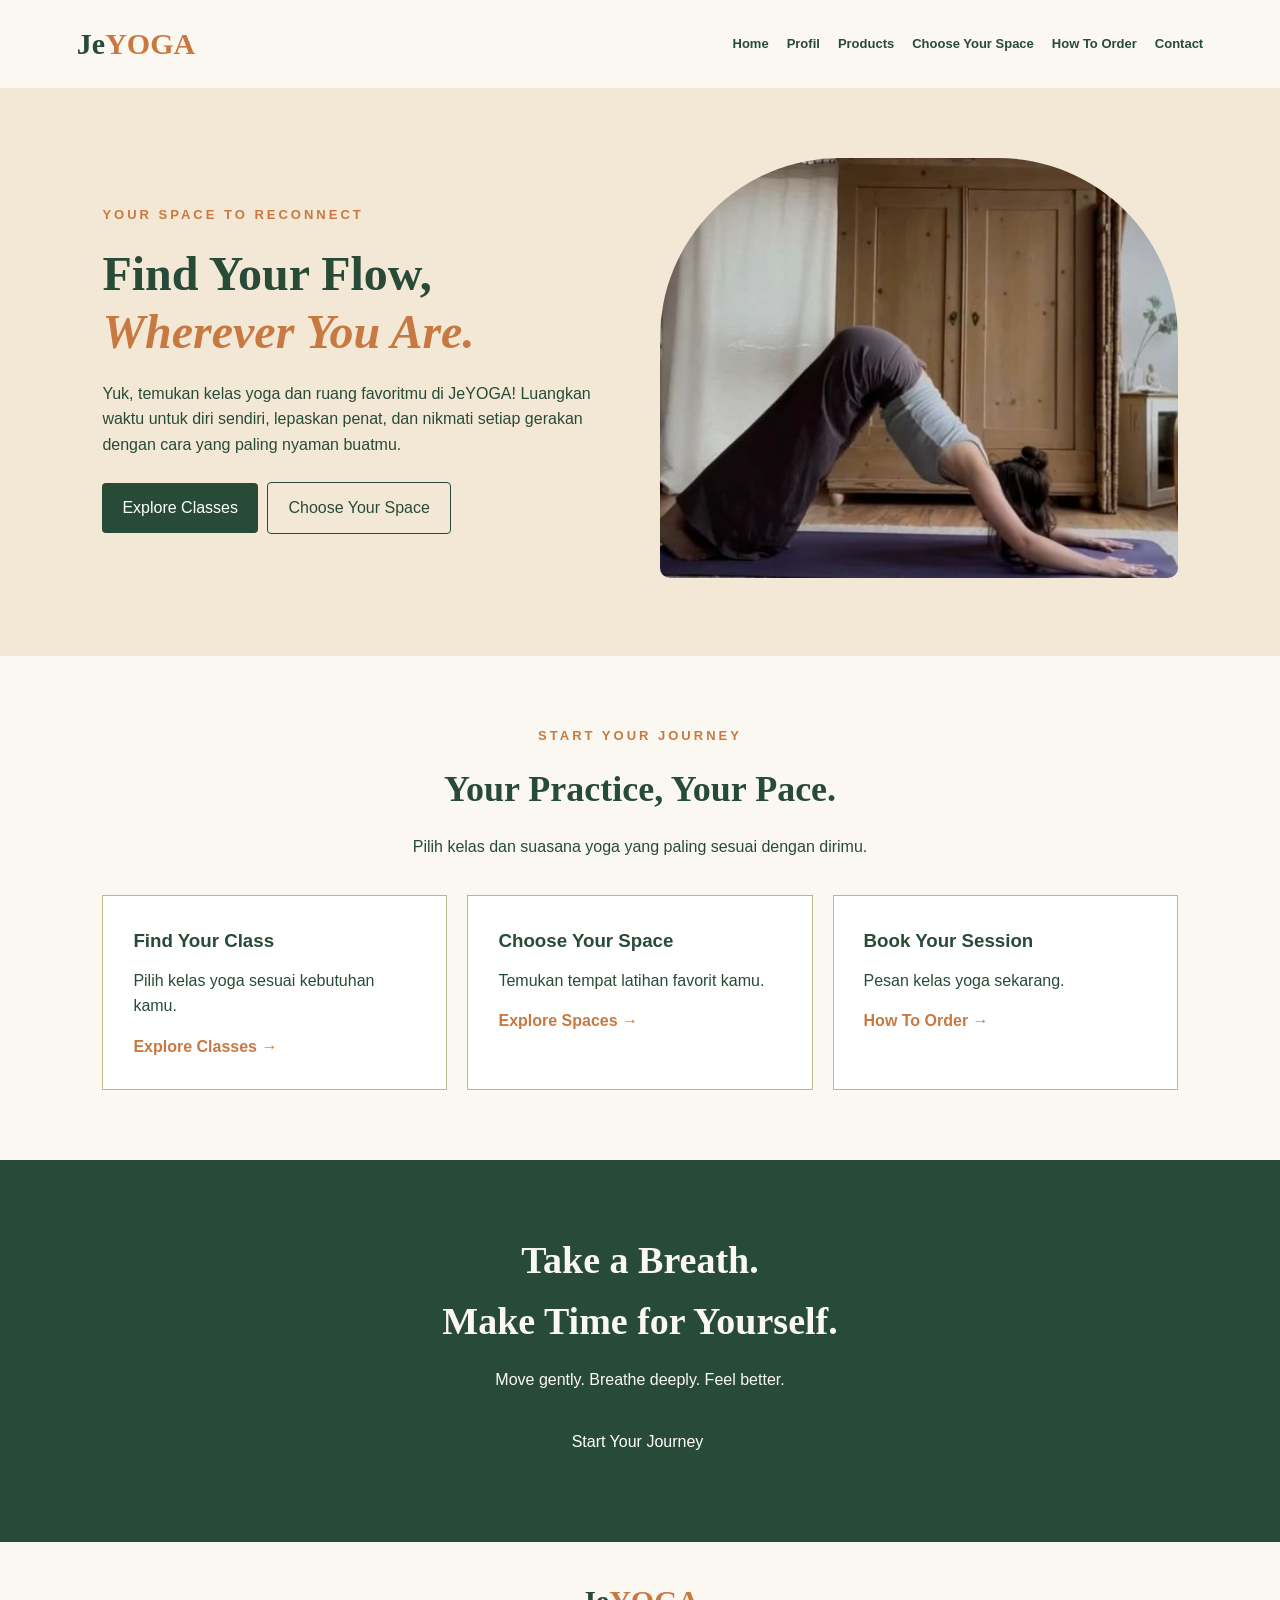
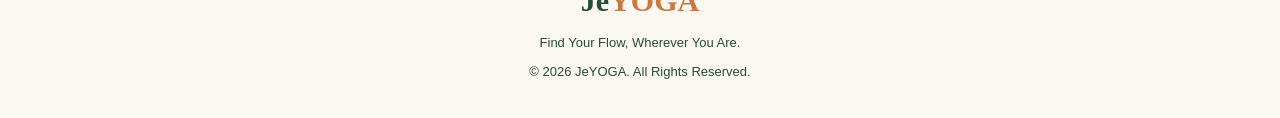
<file: index.html>
<!DOCTYPE html>
<html lang="id">
<head>
    <meta charset="UTF-8">
    <meta name="viewport" content="width=device-width, initial-scale=1.0">
    <title>JeYOGA | Find Your Flow</title>
    <link rel="stylesheet" href="style.css">
</head>
<body>

    <header>
        <h2 class="logo">Je<span>YOGA</span></h2>

        <nav>
            <a href="index.html">Home</a>
            <a href="profil.html">Profil</a>
            <a href="products.html">Products</a>
            <a href="space.html">Choose Your Space</a>
            <a href="how-to-order.html">How To Order</a>
                 <a href="kontak.html">Contact</a>
        </nav>
    </header>

    <section class="hero">
        <div class="hero-text">
            <p class="subtitle">YOUR SPACE TO RECONNECT</p>

            <h1>Find Your Flow,<br>
                <span>Wherever You Are.</span>
            </h1>

            <p>
                Yuk, temukan kelas yoga dan ruang favoritmu di JeYOGA! Luangkan waktu untuk diri sendiri, lepaskan penat, dan nikmati setiap gerakan dengan cara yang paling nyaman buatmu.            </p>

            <a href="products.html" class="button">
                Explore Classes
            </a>

            <a href="space.html" class="button button-outline">
                Choose Your Space
            </a>
        </div>

        <div class="hero-image">
            <!-- Masukkan foto utama di folder images -->
            <img src="bagus.jpeg" alt="Yoga">
        </div>
    </section>

    <section class="section">
        <p class="subtitle">START YOUR JOURNEY</p>
        <h2>Your Practice, Your Pace.</h2>

        <p>
            Pilih kelas dan suasana yoga yang paling sesuai
            dengan dirimu.
        </p>

        <div class="cards">
            <div class="card">
                <h3>Find Your Class</h3>
                <p>Pilih kelas yoga sesuai kebutuhan kamu.</p>
                <a href="products.html">Explore Classes →</a>
            </div>

            <div class="card">
                <h3>Choose Your Space</h3>
                <p>Temukan tempat latihan favorit kamu.</p>
                <a href="space.html">Explore Spaces →</a>
            </div>

            <div class="card">
                <h3>Book Your Session</h3>
                <p>Pesan kelas yoga sekarang.</p>
                <a href="how-to-order.html">How To Order →</a>
            </div>
        </div>
    </section>

    <section class="quote">
        <h2>Take a Breath.<br>Make Time for Yourself.</h2>
        <p>Move gently. Breathe deeply. Feel better.</p>
        <a href="how-to-order.html" class="button">
            Start Your Journey
        </a>
    </section>

    <footer>
        <h2 class="logo">Je<span>YOGA</span></h2>
        <p>Find Your Flow, Wherever You Are.</p>
        <p>&copy; 2026 JeYOGA. All Rights Reserved.</p>
    </footer>

</body>
</html>
</file>
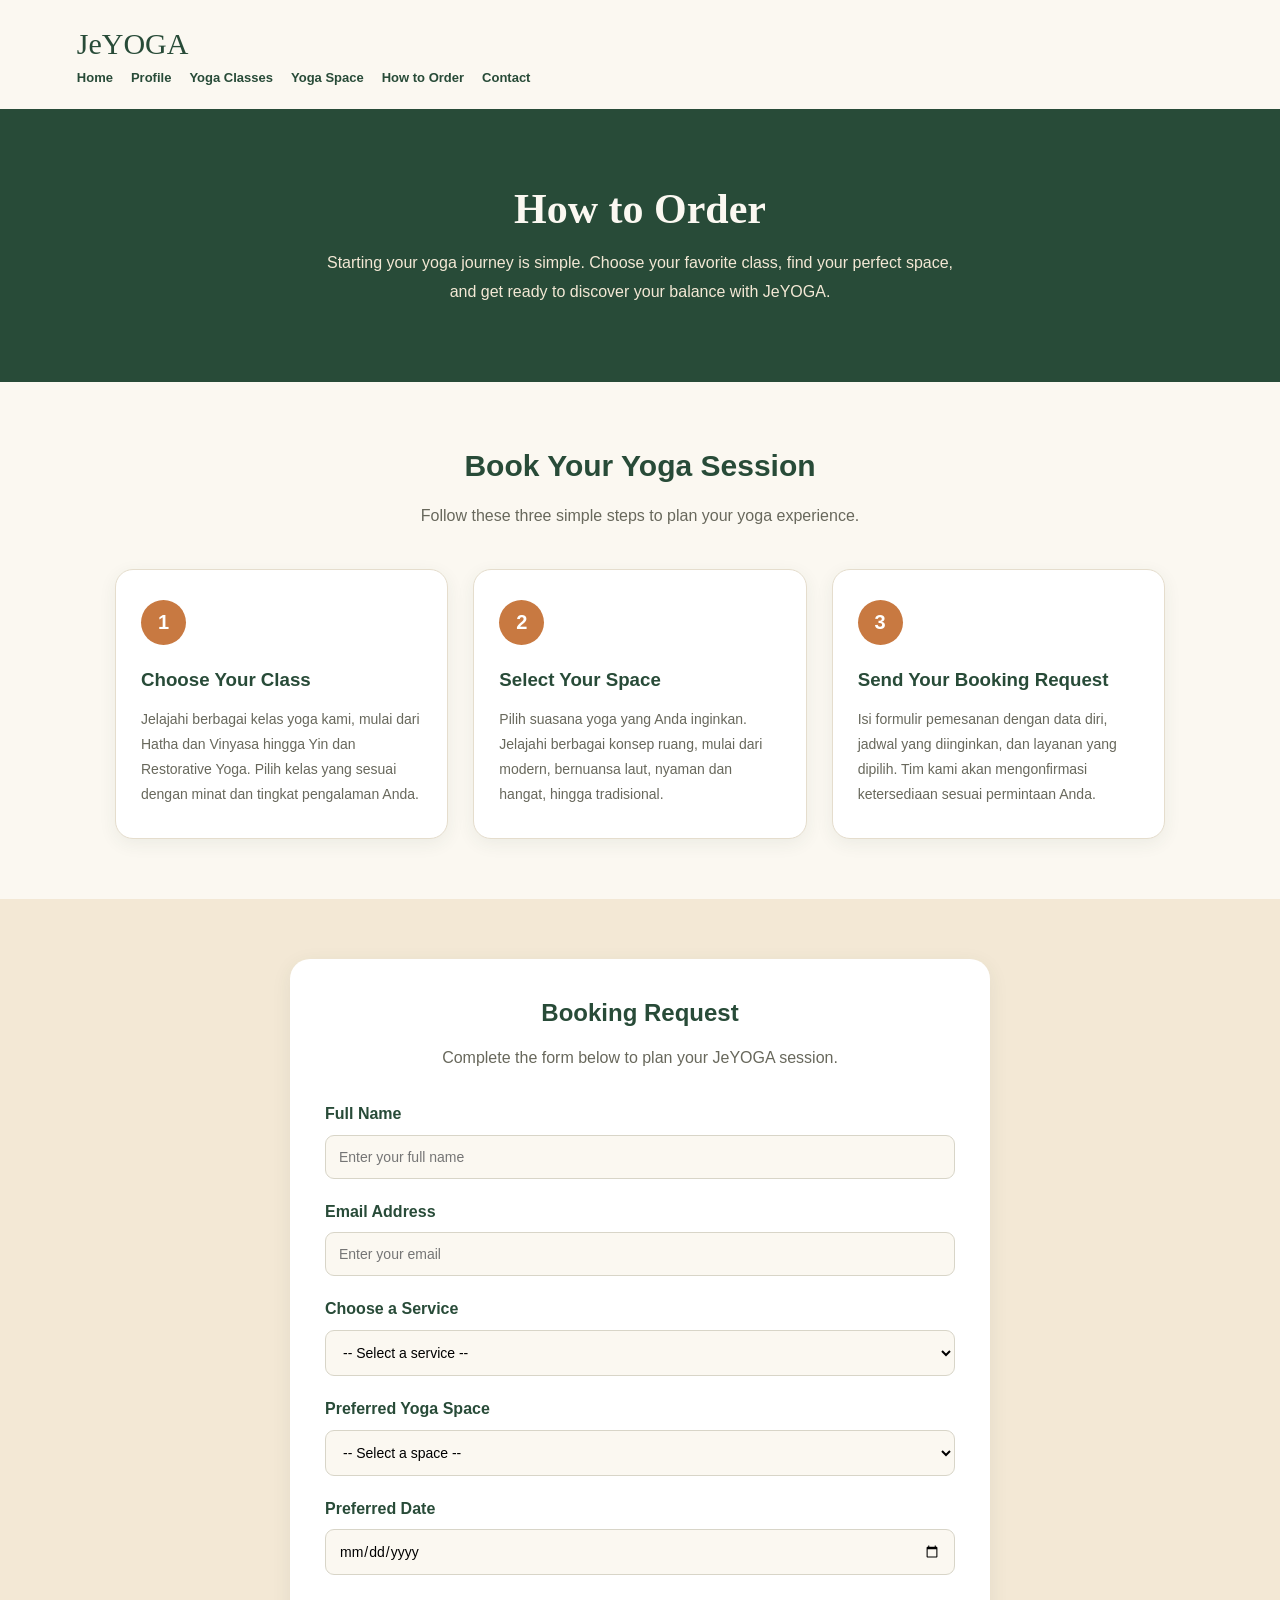
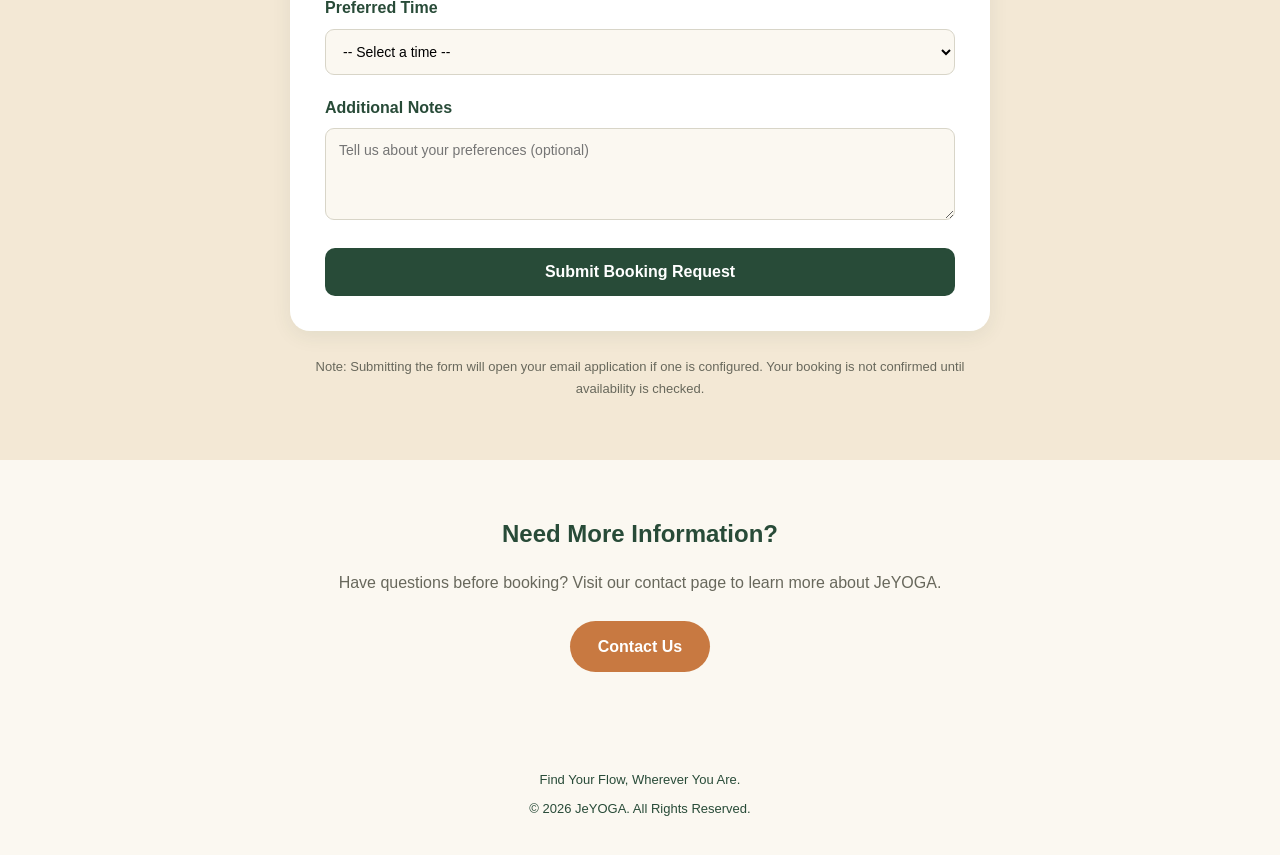
<file: how-to-order.html>
<!DOCTYPE html>
<html lang="en">
<head>
    <meta charset="UTF-8">
    <meta name="viewport" content="width=device-width, initial-scale=1.0">
    <title>How to Order | JeYOGA</title>
    <link rel="stylesheet" href="style.css">

    <style>
        .order-hero {
            background: #284B38;
            color: #FBF8F1;
            text-align: center;
            padding: 75px 20px;
        }

        .order-hero h1 {
            font-size: 42px;
            margin-bottom: 15px;
        }

        .order-hero p {
            max-width: 650px;
            margin: auto;
            line-height: 1.8;
            color: #F3E8D5;
        }

        .order-container {
            max-width: 1100px;
            margin: auto;
            padding: 60px 25px;
        }

        .order-heading {
            text-align: center;
            margin-bottom: 40px;
        }

        .order-heading h2 {
            color: #284B38;
            font-size: 30px;
            margin-bottom: 12px;
        }

        .order-heading p {
            color: #68685C;
            line-height: 1.7;
        }

        .steps {
            display: grid;
            grid-template-columns: repeat(3, 1fr);
            gap: 25px;
        }

        .step-card {
            background: white;
            border-radius: 18px;
            padding: 30px 25px;
            border: 1px solid #E5DDCD;
            box-shadow: 0 5px 18px rgba(40, 75, 56, 0.07);
        }

        .step-number {
            background: #C87941;
            color: white;
            width: 45px;
            height: 45px;
            border-radius: 50%;
            display: flex;
            justify-content: center;
            align-items: center;
            font-size: 20px;
            font-weight: bold;
            margin-bottom: 20px;
        }

        .step-card h3 {
            color: #284B38;
            margin-bottom: 12px;
        }

        .step-card p {
            color: #68685C;
            line-height: 1.8;
            font-size: 14px;
        }

        .order-form-section {
            background: #F3E8D5;
            padding: 60px 20px;
        }

        .order-form {
            max-width: 700px;
            margin: auto;
            background: white;
            padding: 35px;
            border-radius: 20px;
            box-shadow: 0 5px 20px rgba(40, 75, 56, 0.08);
        }

        .order-form h2 {
            color: #284B38;
            text-align: center;
            margin-bottom: 12px;
        }

        .form-description {
            color: #68685C;
            text-align: center;
            line-height: 1.7;
            margin-bottom: 30px;
        }

        .form-group {
            margin-bottom: 20px;
        }

        .form-group label {
            display: block;
            color: #284B38;
            font-weight: bold;
            margin-bottom: 8px;
        }

        .form-group input,
        .form-group select,
        .form-group textarea {
            width: 100%;
            padding: 13px;
            border: 1px solid #D8D5C8;
            border-radius: 9px;
            font-family: inherit;
            font-size: 14px;
            background: #FBF8F1;
            box-sizing: border-box;
        }

        .form-group input:focus,
        .form-group select:focus,
        .form-group textarea:focus {
            outline: 2px solid #B8B88A;
            border-color: #284B38;
        }

        .submit-button {
            display: block;
            width: 100%;
            padding: 15px;
            background: #284B38;
            color: white;
            border: none;
            border-radius: 10px;
            font-size: 16px;
            font-weight: bold;
            cursor: pointer;
            transition: 0.3s;
        }

        .submit-button:hover {
            background: #C87941;
        }

        .notice {
            max-width: 700px;
            margin: 25px auto 0;
            color: #68685C;
            font-size: 13px;
            line-height: 1.7;
            text-align: center;
        }

        .order-cta {
            text-align: center;
            padding: 55px 20px;
        }

        .order-cta h2 {
            color: #284B38;
            margin-bottom: 15px;
        }

        .order-cta p {
            color: #68685C;
            line-height: 1.7;
            margin-bottom: 25px;
        }

        .order-button {
            display: inline-block;
            background: #C87941;
            color: white;
            text-decoration: none;
            padding: 13px 28px;
            border-radius: 30px;
            font-weight: bold;
        }

        .order-button:hover {
            background: #284B38;
        }

        @media (max-width: 768px) {
            .steps {
                grid-template-columns: 1fr;
            }

            .order-hero h1 {
                font-size: 32px;
            }

            .order-form {
                padding: 25px 20px;
            }
 {
    font-size: 32px;
    font-weight: bold;
    color: #284B38;
    letter-spacing: 1px;
}
        }
    </style>
</head>

<body>

    <header>
        <div class="container">
            <div class="logo">JeYOGA</div>

            <nav>
                <a href="index.html">Home</a>
                <a href="profil.html">Profile</a>
                <a href="products.html">Yoga Classes</a>
                <a href="space.html">Yoga Space</a>
                <a href="how-to-order.html" class="active">How to Order</a>
                              <a href="kontak.html">Contact</a>
            </nav>
        </div>
    </header>

    <section class="order-hero">
        <h1>How to Order</h1>
        <p>
            Starting your yoga journey is simple.
            Choose your favorite class, find your perfect space,
            and get ready to discover your balance with JeYOGA.
        </p>
    </section>

    <section class="order-container">
        <div class="order-heading">
            <h2>Book Your Yoga Session</h2>
            <p>Follow these three simple steps to plan your yoga experience.</p>
        </div>

        <div class="steps">

            <div class="step-card">
                <div class="step-number">1</div>
                <h3>Choose Your Class</h3>
                <p>
                    Jelajahi berbagai kelas yoga kami, mulai dari Hatha dan Vinyasa hingga Yin dan Restorative Yoga. Pilih kelas yang sesuai dengan minat dan tingkat pengalaman Anda.
                </p>
            </div>

            <div class="step-card">
                <div class="step-number">2</div>
                <h3>Select Your Space</h3>
                <p>
                    Pilih suasana yoga yang Anda inginkan. Jelajahi berbagai konsep ruang, mulai dari modern, bernuansa laut, nyaman dan hangat, hingga tradisional.                </p>
            </div>

            <div class="step-card">
                <div class="step-number">3</div>
                <h3>Send Your Booking Request</h3>
                <p>
                   Isi formulir pemesanan dengan data diri, jadwal yang diinginkan, dan layanan yang dipilih. Tim kami akan mengonfirmasi ketersediaan sesuai permintaan Anda.                </p>
            </div>

        </div>
    </section>

    <section class="order-form-section">
        <form class="order-form"
              onsubmit="sendBooking(event)">

            <h2>Booking Request</h2>
            <p class="form-description">
                Complete the form below to plan your JeYOGA session.
            </p>

            <div class="form-group">
                <label for="name">Full Name</label>
                <input type="text" id="name"
                       placeholder="Enter your full name" required>
            </div>

            <div class="form-group">
                <label for="email">Email Address</label>
                <input type="email" id="email"
                       placeholder="Enter your email" required>
            </div>

            <div class="form-group">
                <label for="service">Choose a Service</label>
                <select id="service" required>
                    <option value="">-- Select a service --</option>
                    <option value="Hatha Yoga">Hatha Yoga</option>
                    <option value="Vinyasa Yoga">Vinyasa Yoga</option>
                    <option value="Yin Yoga">Yin Yoga</option>
                    <option value="Power Yoga">Power Yoga</option>
                    <option value="Restorative Yoga">Restorative Yoga</option>
                </select>
            </div>

            <div class="form-group">
                <label for="space">Preferred Yoga Space</label>
                <select id="space" required>
                    <option value="">-- Select a space --</option>
                    <option value="Urban Space">Urban Space</option>
                    <option value="Ocean Deck">Ocean Deck</option>
                    <option value="Cozy Home">Cozy Home</option>
                    <option value="Traditional Space">Traditional Space</option>
                </select>
            </div>

            <div class="form-group">
                <label for="date">Preferred Date</label>
                <input type="date" id="date" required>
            </div>

            <div class="form-group">
                <label for="time">Preferred Time</label>
                <select id="time" required>
                    <option value="">-- Select a time --</option>
                    <option value="Morning">Morning (08.00–10.00)</option>
                    <option value="Afternoon">Afternoon (13.00–15.00)</option>
                    <option value="Evening">Evening (16.00–18.00)</option>
                </select>
            </div>

            <div class="form-group">
                <label for="notes">Additional Notes</label>
                <textarea id="notes" rows="4"
                    placeholder="Tell us about your preferences (optional)"></textarea>
            </div>

            <button type="submit" class="submit-button">
                Submit Booking Request
            </button>

        </form>

        <p class="notice">
            Note: Submitting the form
            will open your email application if one is configured.
            Your booking is not confirmed until availability is checked.
        </p>
    </section>

    <section class="order-cta">
        <h2>Need More Information?</h2>
        <p>
            Have questions before booking?
            Visit our contact page to learn more about JeYOGA.
        </p>
        <a href="kontak.html" class="order-button">Contact Us</a>
    </section>

    <footer>
        <p>Find Your Flow, Wherever You Are.</p>
        <p>&copy; 2026 JeYOGA. All Rights Reserved.</p>
    </footer>

    <script>
        function sendBooking(event) {
            event.preventDefault();

            const name = document.getElementById("name").value;
            const email = document.getElementById("email").value;
            const service = document.getElementById("service").value;
            const space = document.getElementById("space").value;
            const date = document.getElementById("date").value;
            const time = document.getElementById("time").value;
            const notes = document.getElementById("notes").value;

            const subject = encodeURIComponent("JeYOGA Booking Request");

            const message = encodeURIComponent(
                "Hello JeYOGA!\n\n" +
                "I would like to request a yoga booking.\n\n" +
                "Name: " + name + "\n" +
                "Email: " + email + "\n" +
                "Yoga Class: " + service + "\n" +
                "Yoga Space: " + space + "\n" +
                "Preferred Date: " + date + "\n" +
                "Preferred Time: " + time + "\n" +
                "Additional Notes: " + (notes || "None") + "\n\n" +
                "Please confirm the availability. Thank you!"
            );

            window.location.href =
                "mailto:?subject=" + subject + "&body=" + message;
        }
    </script>

</body>
</html>
</file>
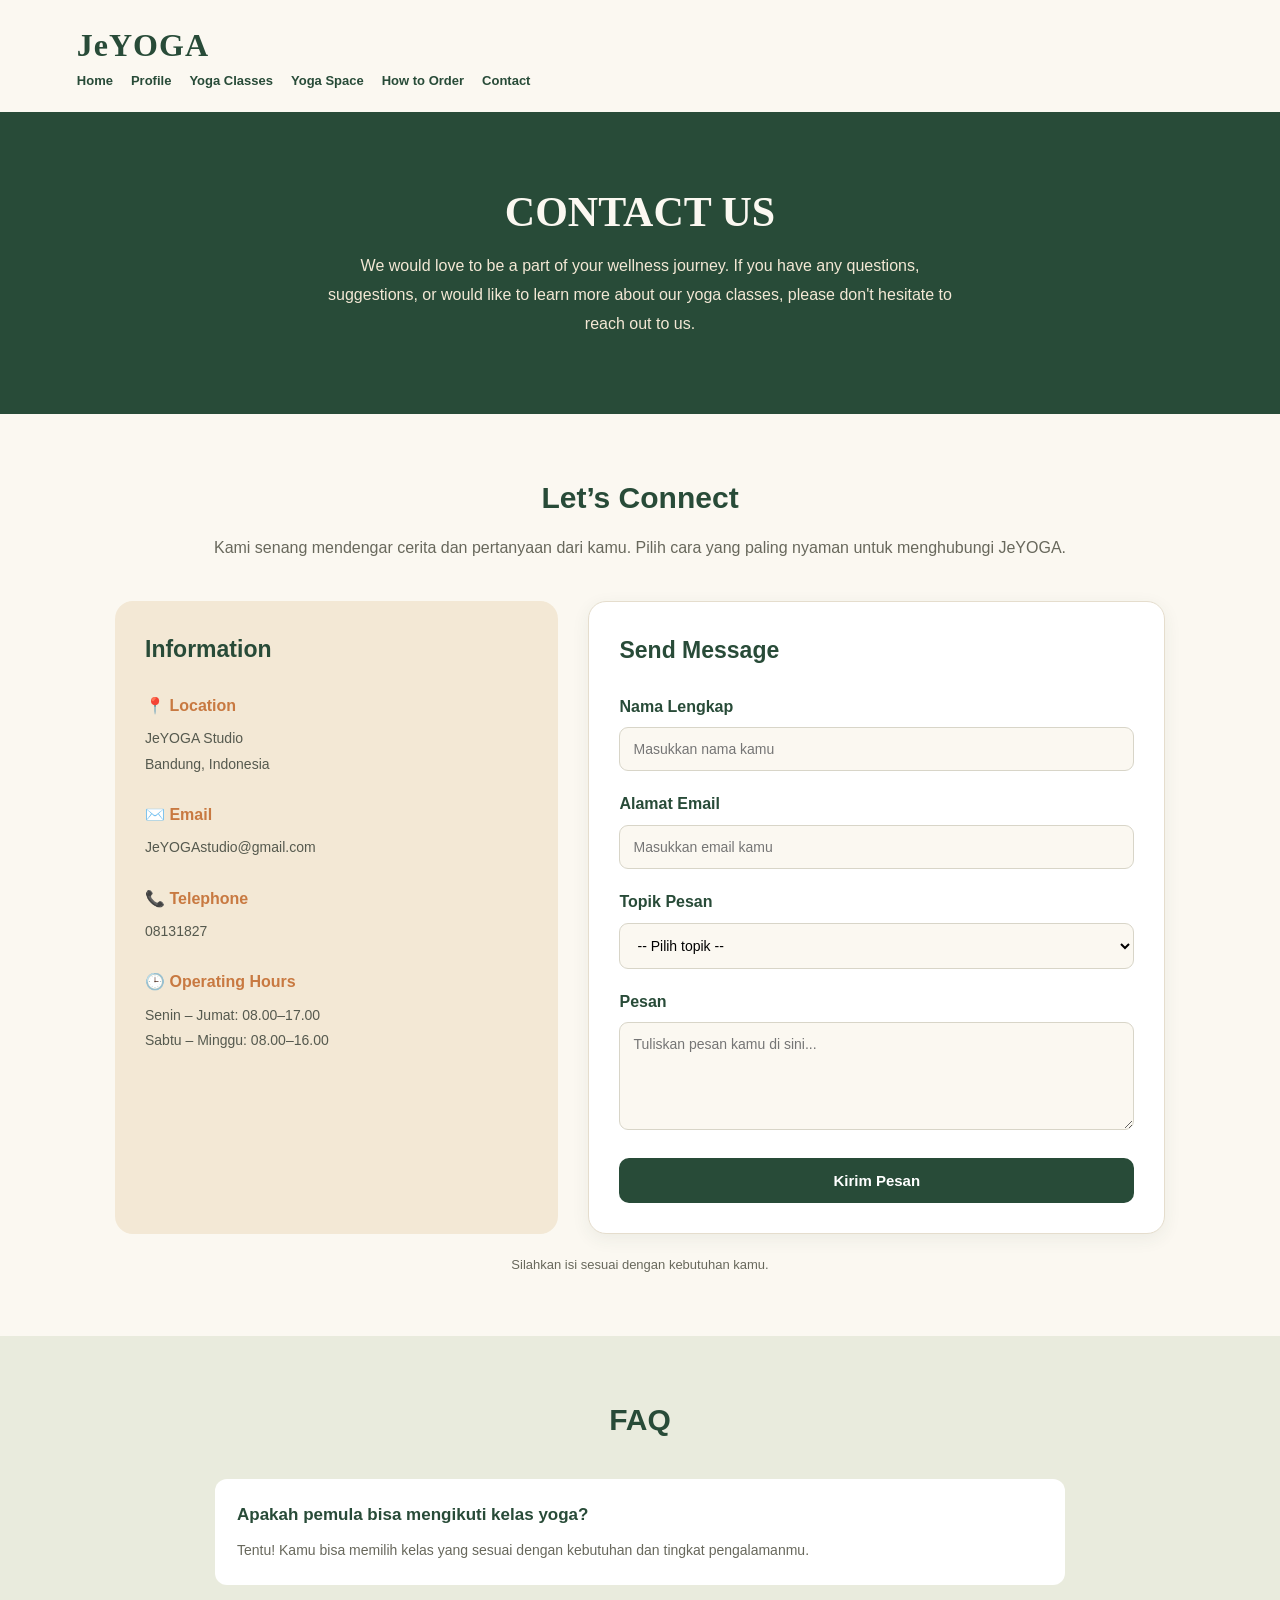
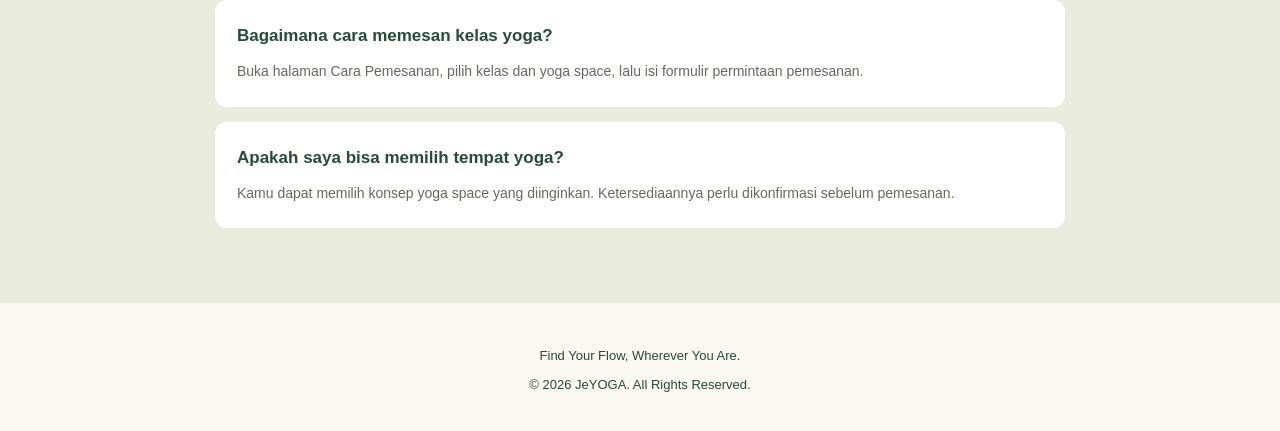
<file: kontak.html>
<!DOCTYPE html>
<html lang="id">
<head>
    <meta charset="UTF-8">
    <meta name="viewport" content="width=device-width, initial-scale=1.0">
    <title>Kontak | JeYOGA</title>
    <link rel="stylesheet" href="style.css">

    <style>
        .logo {
            font-size: 32px;
            font-weight: bold;
            color: #284B38;
            letter-spacing: 1px;
        }

        .contact-hero {
            background: #284B38;
            color: #FBF8F1;
            padding: 75px 20px;
            text-align: center;
        }

        .contact-hero h1 {
            font-size: 42px;
            margin-bottom: 15px;
        }

        .contact-hero p {
            max-width: 650px;
            margin: auto;
            line-height: 1.8;
            color: #F3E8D5;
        }

        .contact-container {
            max-width: 1100px;
            margin: auto;
            padding: 60px 25px;
        }

        .contact-heading {
            text-align: center;
            margin-bottom: 40px;
        }

        .contact-heading h2 {
            color: #284B38;
            font-size: 30px;
            margin-bottom: 12px;
        }

        .contact-heading p {
            color: #68685C;
            line-height: 1.7;
        }

        .contact-layout {
            display: grid;
            grid-template-columns: 1fr 1.3fr;
            gap: 30px;
            align-items: stretch;
        }

        .contact-info {
            background: #F3E8D5;
            padding: 30px;
            border-radius: 18px;
        }

        .contact-info h3 {
            color: #284B38;
            margin-bottom: 25px;
            font-size: 23px;
        }

        .info-item {
            margin-bottom: 25px;
        }

        .info-item h4 {
            color: #C87941;
            margin-bottom: 8px;
        }

        .info-item p {
            color: #55594E;
            line-height: 1.8;
            font-size: 14px;
            overflow-wrap: anywhere;
        }

        .contact-form {
            background: white;
            border: 1px solid #E5DDCD;
            border-radius: 18px;
            padding: 30px;
            box-shadow: 0 5px 18px rgba(40, 75, 56, 0.07);
        }

        .contact-form h3 {
            color: #284B38;
            font-size: 23px;
            margin-bottom: 25px;
        }

        .form-group {
            margin-bottom: 20px;
        }

        .form-group label {
            display: block;
            color: #284B38;
            font-weight: bold;
            margin-bottom: 8px;
        }

        .form-group input,
        .form-group textarea,
        .form-group select {
            width: 100%;
            padding: 13px;
            border: 1px solid #D8D5C8;
            border-radius: 9px;
            font-family: inherit;
            font-size: 14px;
            background: #FBF8F1;
            box-sizing: border-box;
        }

        .form-group input:focus,
        .form-group textarea:focus,
        .form-group select:focus {
            outline: 2px solid #B8B88A;
            border-color: #284B38;
        }

        .send-button {
            width: 100%;
            padding: 14px;
            border: none;
            border-radius: 10px;
            background: #284B38;
            color: white;
            font-size: 15px;
            font-weight: bold;
            cursor: pointer;
            transition: 0.3s;
        }

        .send-button:hover {
            background: #C87941;
        }

        .faq-section {
            background: #E9EBDD;
            padding: 60px 25px;
        }

        .faq-container {
            max-width: 850px;
            margin: auto;
        }

        .faq-container h2 {
            text-align: center;
            color: #284B38;
            font-size: 30px;
            margin-bottom: 35px;
        }

        .faq-item {
            background: white;
            padding: 22px;
            border-radius: 12px;
            margin-bottom: 15px;
        }

        .faq-item h3 {
            color: #284B38;
            font-size: 17px;
            margin-bottom: 10px;
        }

        .faq-item p {
            color: #68685C;
            font-size: 14px;
            line-height: 1.8;
        }

        .contact-note {
            text-align: center;
            color: #68685C;
            font-size: 13px;
            line-height: 1.7;
            margin-top: 20px;
        }

        @media (max-width: 768px) {
            .contact-layout {
                grid-template-columns: 1fr;
            }

            .contact-hero h1 {
                font-size: 32px;
            }

            .contact-info,
            .contact-form {
                padding: 25px 20px;
            }
        }
    </style>
</head>

<body>

    <header>
        <div class="container">
            <div class="logo">JeYOGA</div>

            <nav>
                <a href="index.html">Home</a>
                <a href="profil.html">Profile</a>
                <a href="products.html">Yoga Classes</a>
                <a href="space.html">Yoga Space</a>
                <a href="how-to-order.html">How to Order</a>
                                <a href="kontak.html" class="active">Contact</a>
            </nav>
        </div>
    </header>

    <section class="contact-hero">
        <h1>CONTACT US</h1>
        <p>
            We would love to be a part of your wellness journey.
If you have any questions, suggestions, or would like to learn 
more about our yoga classes, please don't hesitate to reach out to us.
        </p>
    </section>

    <section class="contact-container">

        <div class="contact-heading">
            <h2>Let’s Connect</h2>
            <p>
                Kami senang mendengar cerita dan pertanyaan dari kamu.
                Pilih cara yang paling nyaman untuk menghubungi JeYOGA.
            </p>
        </div>

        <div class="contact-layout">

            <div class="contact-info">
                <h3>Information</h3>

                <div class="info-item">
                    <h4>📍 Location</h4>
                    <p>
                        JeYOGA Studio<br>
                        Bandung, Indonesia
                    </p>
                </div>

                <div class="info-item">
                    <h4>✉️ Email</h4>
                    <p>JeYOGAstudio@gmail.com</p>
                </div>

                <div class="info-item">
                    <h4>📞 Telephone</h4>
                    <p>08131827</p>
                </div>

                <div class="info-item">
                    <h4>🕒 Operating Hours</h4>
                    <p>
                        Senin – Jumat: 08.00–17.00<br>
                        Sabtu – Minggu: 08.00–16.00
                    </p>
                </div>
            </div>

            <form class="contact-form" onsubmit="sendMessage(event)">
                <h3>Send Message</h3>

                <div class="form-group">
                    <label for="name">Nama Lengkap</label>
                    <input type="text" id="name"
                        placeholder="Masukkan nama kamu" required>
                </div>

                <div class="form-group">
                    <label for="email">Alamat Email</label>
                    <input type="email" id="email"
                        placeholder="Masukkan email kamu" required>
                </div>

                <div class="form-group">
                    <label for="subject">Topik Pesan</label>
                    <select id="subject" required>
                        <option value="">-- Pilih topik --</option>
                        <option value="Informasi Kelas">Informasi Kelas Yoga</option>
                        <option value="Yoga Space">Informasi Yoga Space</option>
                        <option value="Pemesanan">Pemesanan Kelas</option>
                        <option value="Kerja Sama">Kerja Sama</option>
                        <option value="Saran">Saran dan Masukan</option>
                        <option value="Lainnya">Lainnya</option>
                    </select>
                </div>

                <div class="form-group">
                    <label for="message">Pesan</label>
                    <textarea id="message" rows="5"
                        placeholder="Tuliskan pesan kamu di sini..."
                        required></textarea>
                </div>

                <button type="submit" class="send-button">
                    Kirim Pesan
                </button>
            </form>

        </div>

        <p class="contact-note">
            Silahkan isi sesuai dengan kebutuhan kamu.        </p>

    </section>

    <section class="faq-section">
        <div class="faq-container">
            <h2>FAQ</h2>

            <div class="faq-item">
                <h3>Apakah pemula bisa mengikuti kelas yoga?</h3>
                <p>
                    Tentu! Kamu bisa memilih kelas yang sesuai dengan
                    kebutuhan dan tingkat pengalamanmu.
                </p>
            </div>

            <div class="faq-item">
                <h3>Bagaimana cara memesan kelas yoga?</h3>
                <p>
                    Buka halaman Cara Pemesanan, pilih kelas dan yoga space,
                    lalu isi formulir permintaan pemesanan.
                </p>
            </div>

            <div class="faq-item">
                <h3>Apakah saya bisa memilih tempat yoga?</h3>
                <p>
                    Kamu dapat memilih konsep yoga space yang diinginkan.
                    Ketersediaannya perlu dikonfirmasi sebelum pemesanan.
                </p>
            </div>

        </div>
    </section>

    <footer>
        <p>Find Your Flow, Wherever You Are.</p>
        <p>&copy; 2026 JeYOGA. All Rights Reserved.</p>
    </footer>

    <script>
        function sendMessage(event) {
            event.preventDefault();

            const name = document.getElementById("name").value;
            const email = document.getElementById("email").value;
            const subjectValue = document.getElementById("subject").value;
            const messageValue = document.getElementById("message").value;

            const subject = encodeURIComponent(
                "Pesan JeYOGA - " + subjectValue
            );

            const body = encodeURIComponent(
                "Halo JeYOGA,\n\n" +
                "Nama: " + name + "\n" +
                "Email: " + email + "\n" +
                "Topik: " + subjectValue + "\n\n" +
                "Pesan:\n" + messageValue
            );

            window.location.href =
                "mailto:?subject=" + subject + "&body=" + body;
        }
    </script>

</body>
</html>
</file>
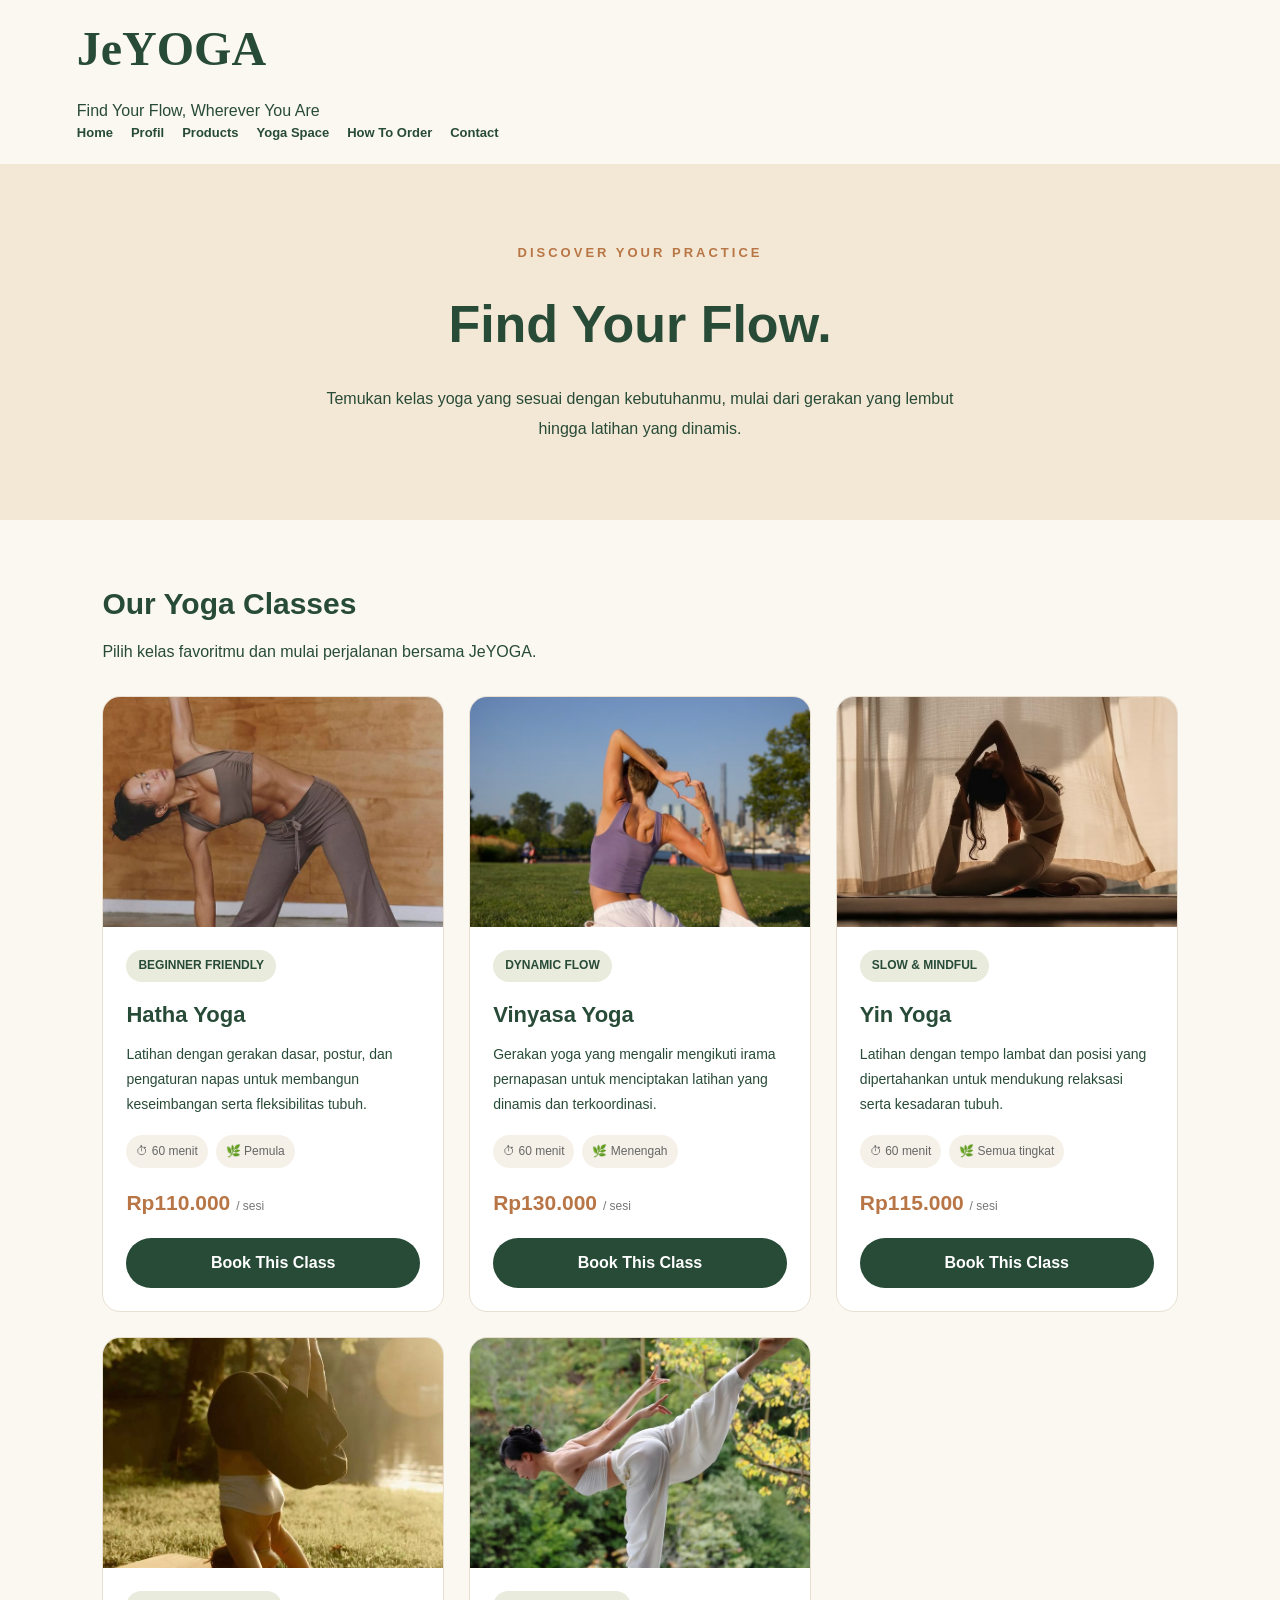
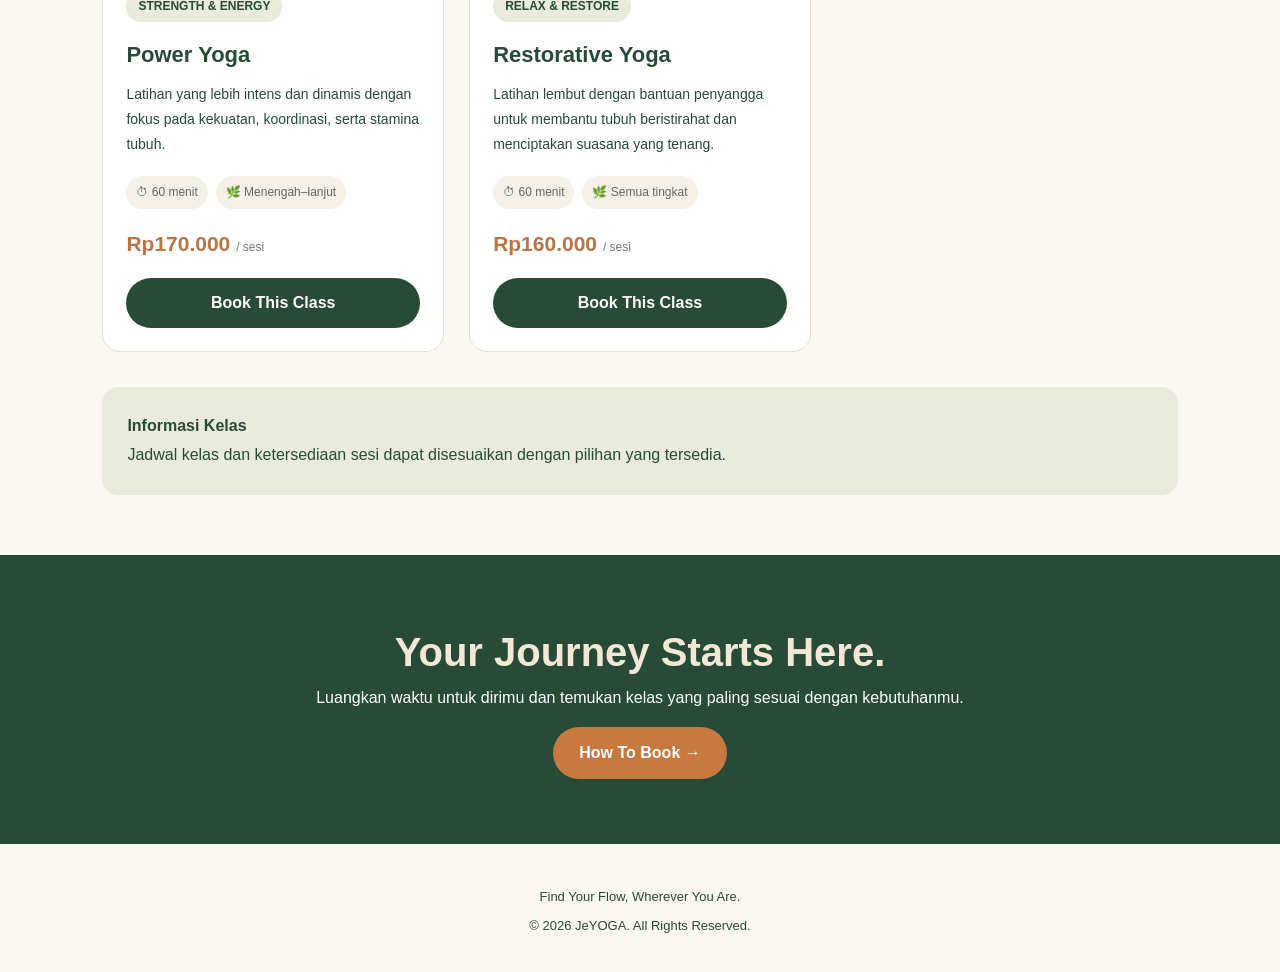
<file: products.html>
<!DOCTYPE html>
<html lang="id">
<head>
    <meta charset="UTF-8">
    <meta name="viewport" content="width=device-width, initial-scale=1.0">
    <title>Yoga Classes | JeYOGA</title>
    <link rel="stylesheet" href="style.css">

    <style>
        .products-page {
            background: #FBF8F1;
            color: #284B38;
        }

        .class-hero {
            padding: 75px 8%;
            text-align: center;
            background: #F3E8D5;
        }

        .class-hero span {
            color: #B87545;
            letter-spacing: 3px;
            font-size: 13px;
            font-weight: bold;
        }

        .class-hero h2 {
            font-size: clamp(34px, 5vw, 52px);
            margin: 18px 0;
        }

        .class-hero p {
            max-width: 650px;
            margin: auto;
            line-height: 1.9;
        }

        .class-section {
            padding: 60px 8%;
        }

        .class-heading {
            margin-bottom: 30px;
        }

        .class-heading h2 {
            font-size: 30px;
            margin-bottom: 10px;
        }

        .class-heading p {
            line-height: 1.8;
        }

        .class-grid {
            display: grid;
            grid-template-columns: repeat(3, 1fr);
            gap: 25px;
        }

        .class-card {
            background: white;
            border-radius: 18px;
            overflow: hidden;
            border: 1px solid #E8DFD1;
            transition: 0.3s ease;
        }

        .class-card:hover {
            transform: translateY(-6px);
            box-shadow: 0 12px 28px rgba(40, 75, 56, 0.12);
        }

        .class-image {
            width: 100%;
            height: 230px;
            object-fit: cover;
            display: block;
            background: #E9EBDD;
        }

        .class-info {
            padding: 23px;
        }

        .class-tag {
            display: inline-block;
            padding: 6px 12px;
            border-radius: 20px;
            background: #E9EBDD;
            color: #284B38;
            font-size: 12px;
            font-weight: bold;
        }

        .class-info h3 {
            font-size: 22px;
            margin: 15px 0 10px;
        }

        .class-info p {
            font-size: 14px;
            line-height: 1.8;
            min-height: 75px;
        }

        .class-details {
            display: flex;
            flex-wrap: wrap;
            gap: 8px;
            margin: 18px 0;
            font-size: 12px;
            color: #666;
        }

        .class-details span {
            padding: 7px 10px;
            background: #F6F1E8;
            border-radius: 20px;
        }

        .class-price {
            color: #B87545;
            font-size: 21px;
            font-weight: bold;
            margin: 18px 0;
        }

        .class-price small {
            font-size: 12px;
            color: #777;
            font-weight: normal;
        }

        .class-button {
            display: block;
            text-align: center;
            padding: 12px;
            border-radius: 25px;
            background: #284B38;
            color: white;
            text-decoration: none;
            font-weight: bold;
            transition: 0.3s;
        }

        .class-button:hover {
            background: #C87941;
        }

        .class-note {
            margin-top: 35px;
            padding: 25px;
            background: #E9EBDD;
            border-radius: 16px;
            line-height: 1.8;
        }

        .class-cta {
            padding: 65px 8%;
            text-align: center;
            background: #284B38;
            color: white;
        }

        .class-cta h2 {
            color: #F3E8D5;
            font-size: clamp(28px, 4vw, 40px);
        }

        .class-cta p {
            line-height: 1.8;
        }

        .class-cta a {
            display: inline-block;
            margin-top: 15px;
            padding: 13px 26px;
            border-radius: 30px;
            background: #C87941;
            color: white;
            text-decoration: none;
            font-weight: bold;
        }

        @media (max-width: 900px) {
            .class-grid {
                grid-template-columns: repeat(2, 1fr);
            }
        }

        @media (max-width: 600px) {
            .class-grid {
                grid-template-columns: 1fr;
            }

            .class-hero {
                padding: 50px 6%;
            }

            .class-section {
                padding: 45px 6%;
            }

            .class-info p {
                min-height: auto;
            }
        }
    </style>
</head>

<body class="products-page">

    <header>
        <div class="container">
            <h1>JeYOGA</h1>
            <p>Find Your Flow, Wherever You Are</p>

            <nav>
                <a href="index.html">Home</a>
                <a href="profil.html">Profil</a>
                <a href="products.html">Products</a>
                <a href="space.html">Yoga Space</a>
                <a href="how-to-order.html">How To Order</a>
                             <a href="kontak.html">Contact</a>
            </nav>
        </div>
    </header>

    <main>

        <!-- HERO -->
        <section class="class-hero">
            <span>DISCOVER YOUR PRACTICE</span>
            <h2>Find Your Flow.</h2>
            <p>
                 Temukan kelas yoga yang sesuai dengan kebutuhanmu,
                mulai dari gerakan yang lembut hingga latihan yang dinamis.
            </p>
        </section>

        <!-- CLASS LIST -->
        <section class="class-section">

            <div class="class-heading">
                <h2>Our Yoga Classes</h2>
                <p>Pilih kelas favoritmu dan mulai perjalanan bersama JeYOGA.</p>
            </div>

            <div class="class-grid">

                <!-- HATHA YOGA -->
                <div class="class-card">
                    <img
                        src="Hatha.jpeg"
                        alt="Hatha Yoga"
                        class="class-image">

                    <div class="class-info">
                        <span class="class-tag">BEGINNER FRIENDLY</span>
                        <h3>Hatha Yoga</h3>
                        <p>
                            Latihan dengan gerakan dasar, postur,
                            dan pengaturan napas untuk membangun
                            keseimbangan serta fleksibilitas tubuh.
                        </p>

                        <div class="class-details">
                            <span>⏱ 60 menit</span>
                            <span>🌿 Pemula</span>
                        </div>

                        <div class="class-price">
                            Rp110.000 <small>/ sesi</small>
                        </div>

                        <a href="how-to-order.html" class="class-button">
                            Book This Class
                        </a>
                    </div>
                </div>

                <!-- VINYASA YOGA -->
                <div class="class-card">
                    <img
                        src="Vinyasa.jpeg"
                        alt="Vinyasa Yoga"
                        class="class-image">

                    <div class="class-info">
                        <span class="class-tag">DYNAMIC FLOW</span>
                        <h3>Vinyasa Yoga</h3>
                        <p>
                            Gerakan yoga yang mengalir mengikuti
                            irama pernapasan untuk menciptakan
                            latihan yang dinamis dan terkoordinasi.
                        </p>

                        <div class="class-details">
                            <span>⏱ 60 menit</span>
                            <span>🌿 Menengah</span>
                        </div>

                        <div class="class-price">
                            Rp130.000 <small>/ sesi</small>
                        </div>

                        <a href="how-to-order.html" class="class-button">
                            Book This Class
                        </a>
                    </div>
                </div>

                <!-- YIN YOGA -->
                <div class="class-card">
                    <img
                        src="Yin.jpeg"
                        alt="Yin Yoga"
                        class="class-image">

                    <div class="class-info">
                        <span class="class-tag">SLOW & MINDFUL</span>
                        <h3>Yin Yoga</h3>
                        <p>
                            Latihan dengan tempo lambat dan posisi
                            yang dipertahankan untuk mendukung
                            relaksasi serta kesadaran tubuh.
                        </p>

                        <div class="class-details">
                            <span>⏱ 60 menit</span>
                            <span>🌿 Semua tingkat</span>
                        </div>

                        <div class="class-price">
                            Rp115.000 <small>/ sesi</small>
                        </div>

                        <a href="how-to-order.html" class="class-button">
                            Book This Class
                        </a>
                    </div>
                </div>

                <!-- POWER YOGA -->
                <div class="class-card">
                    <img
                        src="power.jpeg"
                        alt="Power Yoga"
                        class="class-image">

                    <div class="class-info">
                        <span class="class-tag">STRENGTH & ENERGY</span>
                        <h3>Power Yoga</h3>
                        <p>
                            Latihan yang lebih intens dan dinamis
                            dengan fokus pada kekuatan, koordinasi,
                            serta stamina tubuh.
                        </p>

                        <div class="class-details">
                            <span>⏱ 60 menit</span>
                            <span>🌿 Menengah–lanjut</span>
                        </div>

                        <div class="class-price">
                            Rp170.000 <small>/ sesi</small>
                        </div>

                        <a href="how-to-order.html" class="class-button">
                            Book This Class
                        </a>
                    </div>
                </div>

                <!-- RESTORATIVE YOGA -->
                <div class="class-card">
                    <img
                        src="resto.jpeg"
                        alt="Restorative Yoga"
                        class="class-image">

                    <div class="class-info">
                        <span class="class-tag">RELAX & RESTORE</span>
                        <h3>Restorative Yoga</h3>
                        <p>
                            Latihan lembut dengan bantuan penyangga
                            untuk membantu tubuh beristirahat
                            dan menciptakan suasana yang tenang.
                        </p>

                        <div class="class-details">
                            <span>⏱ 60 menit</span>
                            <span>🌿 Semua tingkat</span>
                        </div>

                        <div class="class-price">
                            Rp160.000 <small>/ sesi</small>
                        </div>

                        <a href="how-to-order.html" class="class-button">
                            Book This Class
                        </a>
                    </div>
                </div>

            </div>

            <div class="class-note">
                <strong>Informasi Kelas</strong><br>
                Jadwal kelas dan ketersediaan sesi
                dapat disesuaikan dengan pilihan yang tersedia.
            </div>

        </section>

        <!-- CTA -->
        <section class="class-cta">
            <h2>Your Journey Starts Here.</h2>
            <p>
                Luangkan waktu untuk dirimu dan temukan kelas
                yang paling sesuai dengan kebutuhanmu.
            </p>
            <a href="how-to-order.html">How To Book →</a>
        </section>

    </main>

    <footer>
        <p>Find Your Flow, Wherever You Are.</p>
        <p>&copy; 2026 JeYOGA. All Rights Reserved.</p>
    </footer>

</body>
</html>
</file>
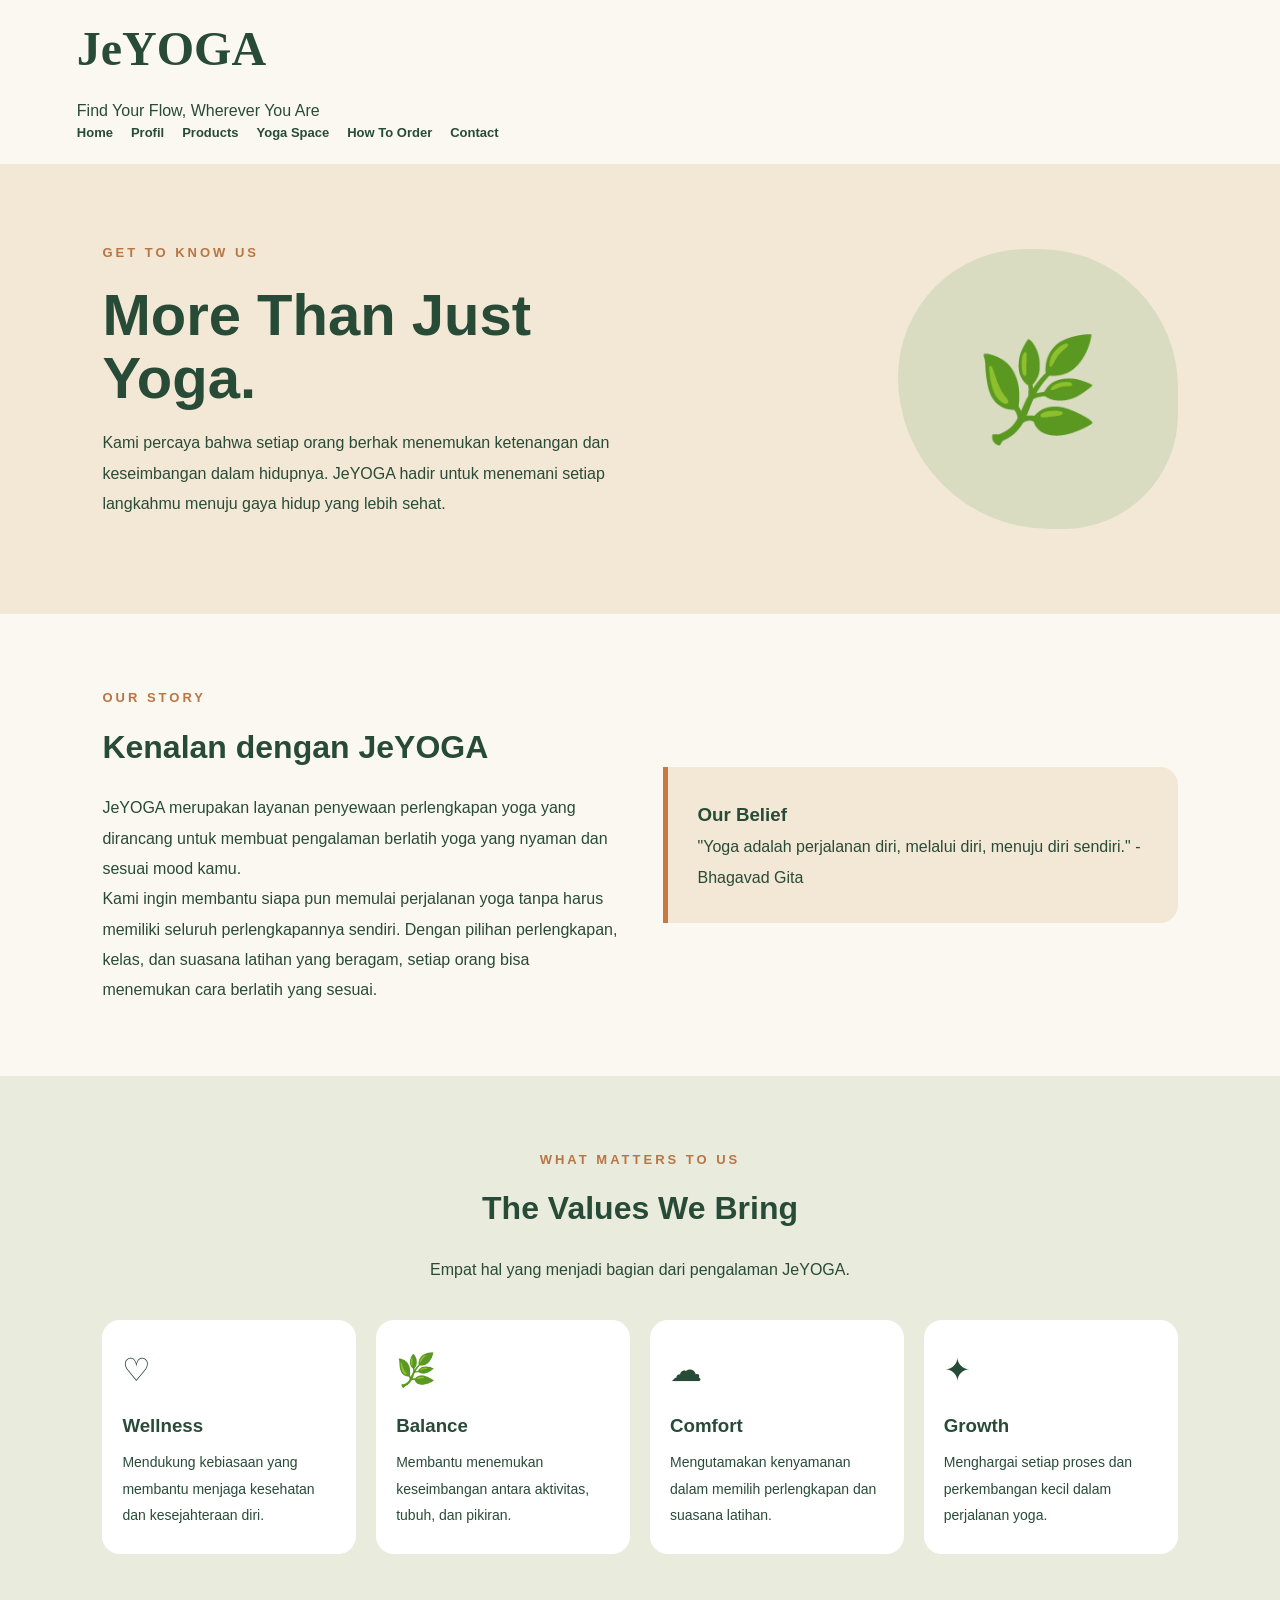
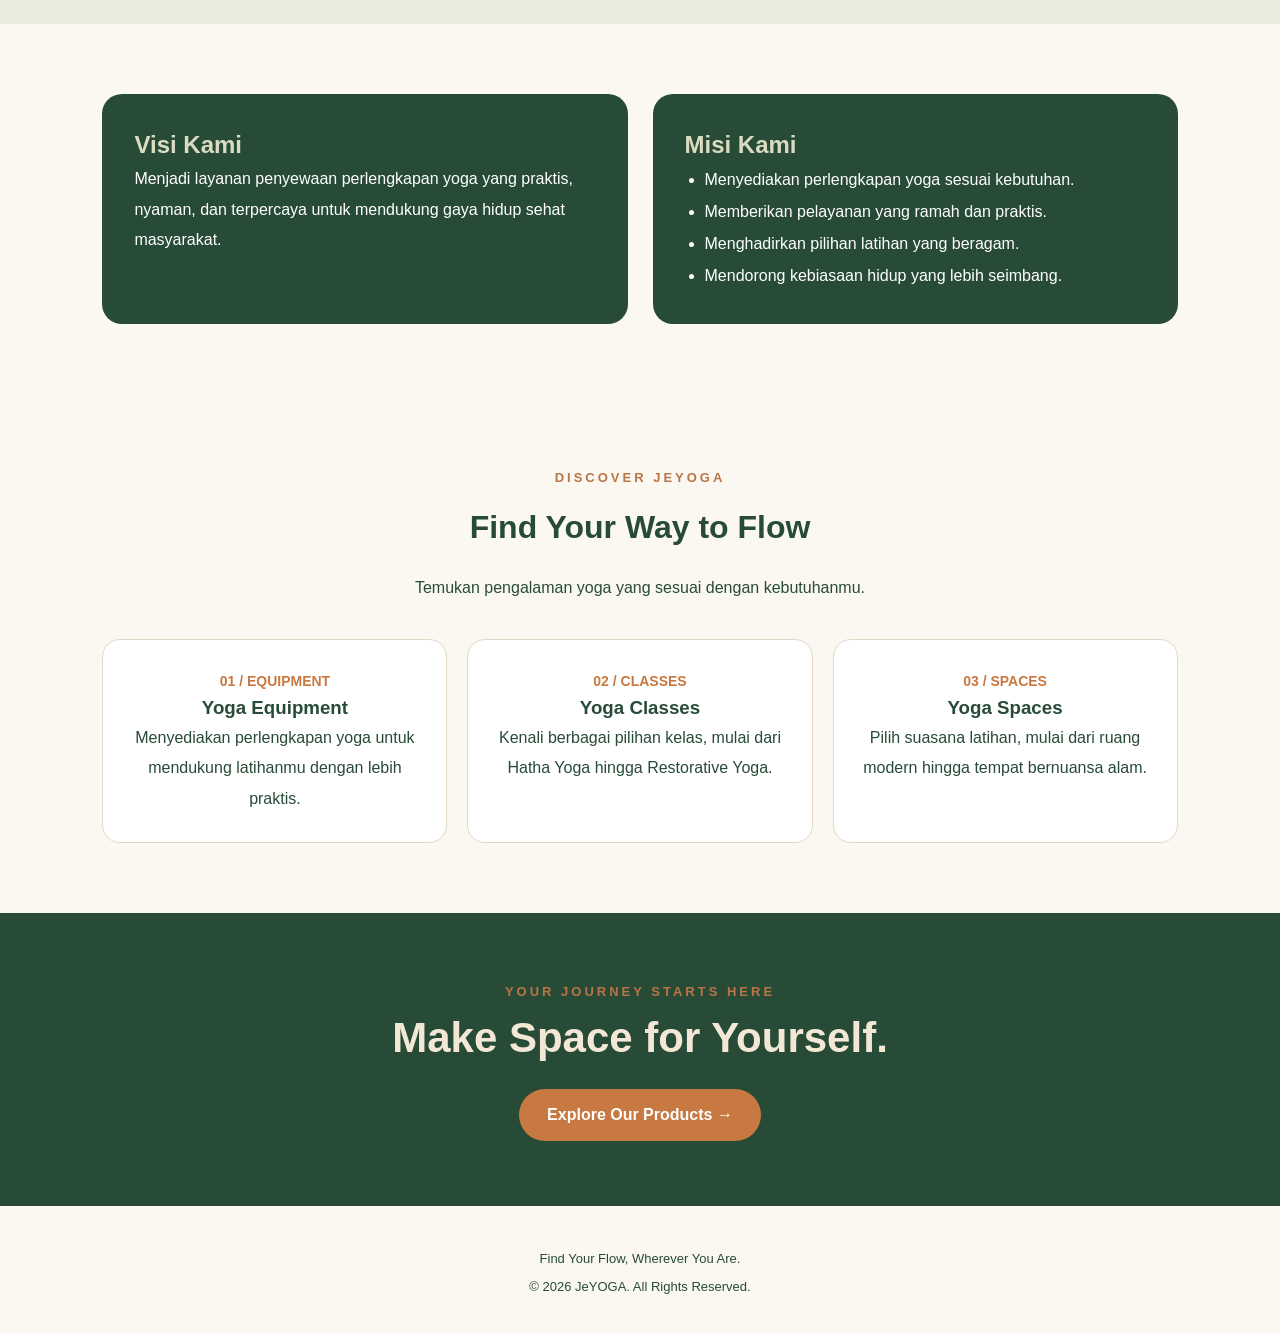
<file: profil.html>
<!DOCTYPE html>
<html lang="id">
<head>
    <meta charset="UTF-8">
    <meta name="viewport" content="width=device-width, initial-scale=1.0">
    <title>Profil JeYOGA</title>
    <link rel="stylesheet" href="style.css">

    <style>
        .profile-page {
            color: #284B38;
            background: #FBF8F1;
        }

        .profile-hero {
            min-height: 360px;
            padding: 75px 8%;
            display: flex;
            align-items: center;
            justify-content: space-between;
            gap: 40px;
            background: #F3E8D5;
        }

        .profile-hero .hero-text {
            max-width: 560px;
        }

        .eyebrow {
            color: #B87545;
            font-size: 13px;
            font-weight: bold;
            letter-spacing: 3px;
            text-transform: uppercase;
        }

        .profile-hero h2 {
            font-size: clamp(36px, 5vw, 58px);
            line-height: 1.1;
            margin: 18px 0;
        }

        .profile-hero p {
            line-height: 1.9;
            font-size: 16px;
        }

        .hero-art {
            width: 280px;
            height: 280px;
            flex-shrink: 0;
            border-radius: 48% 52% 43% 57%;
            background: #D9DCC1;
            display: flex;
            align-items: center;
            justify-content: center;
            font-size: 100px;
        }

        .profile-section {
            padding: 70px 8%;
        }

        .profile-section h2 {
            font-size: 32px;
            margin: 12px 0 20px;
        }

        .profile-section p {
            line-height: 1.9;
        }

        .story-grid {
            display: grid;
            grid-template-columns: 1fr 1fr;
            gap: 45px;
            align-items: center;
        }

        .story-note {
            padding: 30px;
            border-left: 5px solid #C87941;
            background: #F3E8D5;
            border-radius: 0 18px 18px 0;
            line-height: 1.9;
        }

        .value-section {
            background: #E9EBDD;
            text-align: center;
        }

        .value-grid {
            display: grid;
            grid-template-columns: repeat(4, 1fr);
            gap: 20px;
            margin-top: 35px;
            text-align: left;
        }

        .value-card {
            padding: 25px 20px;
            background: #FFFFFF;
            border-radius: 18px;
            transition: transform 0.3s ease;
        }

        .value-card:hover {
            transform: translateY(-6px);
        }

        .value-icon {
            font-size: 32px;
        }

        .value-card h3 {
            margin: 15px 0 8px;
        }

        .value-card p {
            font-size: 14px;
        }

        .vision-grid {
            display: grid;
            grid-template-columns: 1fr 1fr;
            gap: 25px;
        }

        .vision-card {
            padding: 32px;
            border-radius: 20px;
            background: #284B38;
            color: #FFFFFF;
        }

        .vision-card h3 {
            color: #D9DCC1;
            font-size: 24px;
        }

        .vision-card ul {
            padding-left: 20px;
            line-height: 2;
        }

        .service-section {
            text-align: center;
        }

        .service-grid {
            display: grid;
            grid-template-columns: repeat(3, 1fr);
            gap: 20px;
            margin-top: 35px;
        }

        .service-card {
            padding: 28px 20px;
            border: 1px solid #E3D7C5;
            border-radius: 18px;
            background: #FFFFFF;
        }

        .service-card .service-number {
            color: #C87941;
            font-size: 14px;
            font-weight: bold;
        }

        .profile-cta {
            padding: 65px 8%;
            text-align: center;
            background: #284B38;
            color: #FFFFFF;
        }

        .profile-cta h2 {
            font-size: clamp(28px, 4vw, 42px);
            color: #F3E8D5;
        }

        .profile-cta p {
            line-height: 1.8;
        }

        .profile-button {
            display: inline-block;
            margin-top: 18px;
            padding: 13px 28px;
            border-radius: 30px;
            background: #C87941;
            color: #FFFFFF;
            text-decoration: none;
            font-weight: bold;
        }

        .profile-button:hover {
            background: #A96032;
        }

        @media (max-width: 800px) {
            .profile-hero {
                flex-direction: column-reverse;
                text-align: center;
                padding: 50px 7%;
            }

            .hero-art {
                width: 190px;
                height: 190px;
                font-size: 70px;
            }

            .story-grid,
            .vision-grid {
                grid-template-columns: 1fr;
            }

            .value-grid {
                grid-template-columns: repeat(2, 1fr);
            }

            .service-grid {
                grid-template-columns: 1fr;
            }
        }

        @media (max-width: 450px) {
            .value-grid {
                grid-template-columns: 1fr;
            }

            .profile-section {
                padding: 48px 6%;
            }
        }
    </style>
</head>

<body class="profile-page">

    <header>
        <div class="container">
            <h1>JeYOGA</h1>
            <p>Find Your Flow, Wherever You Are</p>

            <nav>
                <a href="index.html">Home</a>
                <a href="profil.html">Profil</a>
                <a href="products.html">Products</a>
                <a href="space.html">Yoga Space</a>
                <a href="how-to-order.html">How To Order</a>
        
                <a href="kontak.html">Contact</a>
            </nav>
        </div>
    </header>

    <main>

        <!-- HERO -->
        <section class="profile-hero">
            <div class="hero-text">
                <span class="eyebrow">Get to Know Us</span>
                <h2>More Than Just Yoga.</h2>
                <p>
                    Kami percaya bahwa setiap orang berhak menemukan
                    ketenangan dan keseimbangan dalam hidupnya.
                    JeYOGA hadir untuk menemani setiap langkahmu
                    menuju gaya hidup yang lebih sehat.
                </p>
            </div>

            <div class="hero-art">🌿</div>
        </section>

        <!-- OUR STORY -->
        <section class="profile-section">
            <div class="story-grid">
                <div>
                    <span class="eyebrow">Our Story</span>
                    <h2>Kenalan dengan JeYOGA</h2>
                    <p>
                        JeYOGA merupakan layanan penyewaan perlengkapan
                        yoga yang dirancang untuk membuat pengalaman
                        berlatih yoga yang nyaman dan sesuai mood kamu.
                    </p>
                    <p>
                        Kami ingin membantu siapa pun memulai perjalanan
                        yoga tanpa harus memiliki seluruh perlengkapannya
                        sendiri. Dengan pilihan perlengkapan, kelas,
                        dan suasana latihan yang beragam, setiap orang
                        bisa menemukan cara berlatih yang sesuai.
                    </p>
                </div>

                <div class="story-note">
                    <h3>Our Belief</h3>
                    <p>
                        "Yoga adalah perjalanan diri, melalui diri, menuju diri sendiri." - Bhagavad Gita                    </p>
                </div>
            </div>
        </section>

        <!-- OUR VALUES -->
        <section class="profile-section value-section">
            <span class="eyebrow">What Matters to Us</span>
            <h2>The Values ​​We Bring</h2>
            <p>Empat hal yang menjadi bagian dari pengalaman JeYOGA.</p>

            <div class="value-grid">
                <div class="value-card">
                    <div class="value-icon">♡</div>
                    <h3>Wellness</h3>
                    <p>
                        Mendukung kebiasaan yang membantu menjaga
                        kesehatan dan kesejahteraan diri.
                    </p>
                </div>

                <div class="value-card">
                    <div class="value-icon">🌿</div>
                    <h3>Balance</h3>
                    <p>
                        Membantu menemukan keseimbangan antara
                        aktivitas, tubuh, dan pikiran.
                    </p>
                </div>

                <div class="value-card">
                    <div class="value-icon">☁</div>
                    <h3>Comfort</h3>
                    <p>
                        Mengutamakan kenyamanan dalam memilih
                        perlengkapan dan suasana latihan.
                    </p>
                </div>

                <div class="value-card">
                    <div class="value-icon">✦</div>
                    <h3>Growth</h3>
                    <p>
                        Menghargai setiap proses dan perkembangan
                        kecil dalam perjalanan yoga.
                    </p>
                </div>
            </div>
        </section>

        <!-- VISION & MISSION -->
        <section class="profile-section">
            <div class="vision-grid">
                <div class="vision-card">
                    <h3>Visi Kami</h3>
                    <p>
                        Menjadi layanan penyewaan perlengkapan yoga
                        yang praktis, nyaman, dan terpercaya untuk
                        mendukung gaya hidup sehat masyarakat.
                    </p>
                </div>

                <div class="vision-card">
                    <h3>Misi Kami</h3>
                    <ul>
                        <li>Menyediakan perlengkapan yoga sesuai kebutuhan.</li>
                        <li>Memberikan pelayanan yang ramah dan praktis.</li>
                        <li>Menghadirkan pilihan latihan yang beragam.</li>
                        <li>Mendorong kebiasaan hidup yang lebih seimbang.</li>
                    </ul>
                </div>
            </div>
        </section>

        <!-- WHAT WE OFFER -->
        <section class="profile-section service-section">
            <span class="eyebrow">Discover JeYOGA</span>
            <h2>Find Your Way to Flow</h2>
            <p>
                Temukan pengalaman yoga yang sesuai dengan kebutuhanmu.
            </p>

            <div class="service-grid">
                <div class="service-card">
                    <span class="service-number">01 / EQUIPMENT</span>
                    <h3>Yoga Equipment</h3>
                    <p>
                        Menyediakan perlengkapan yoga untuk mendukung
                        latihanmu dengan lebih praktis.
                    </p>
                </div>

                <div class="service-card">
                    <span class="service-number">02 / CLASSES</span>
                    <h3>Yoga Classes</h3>
                    <p>
                        Kenali berbagai pilihan kelas, mulai dari
                        Hatha Yoga hingga Restorative Yoga.
                    </p>
                </div>

                <div class="service-card">
                    <span class="service-number">03 / SPACES</span>
                    <h3>Yoga Spaces</h3>
                    <p>
                        Pilih suasana latihan, mulai dari ruang
                        modern hingga tempat bernuansa alam.
                    </p>
                </div>
            </div>
        </section>

        <!-- CLOSING -->
        <section class="profile-cta">
            <span class="eyebrow">Your Journey Starts Here</span>
            <h2>Make Space for Yourself.</h2>
                       <a href="products.html" class="profile-button">
                Explore Our Products →
            </a>
        </section>

    </main>

    <footer>
        <p>Find Your Flow, Wherever You Are.</p>
        <p>&copy; 2026 JeYOGA. All Rights Reserved.</p>
    </footer>

</body>
</html>
</file>
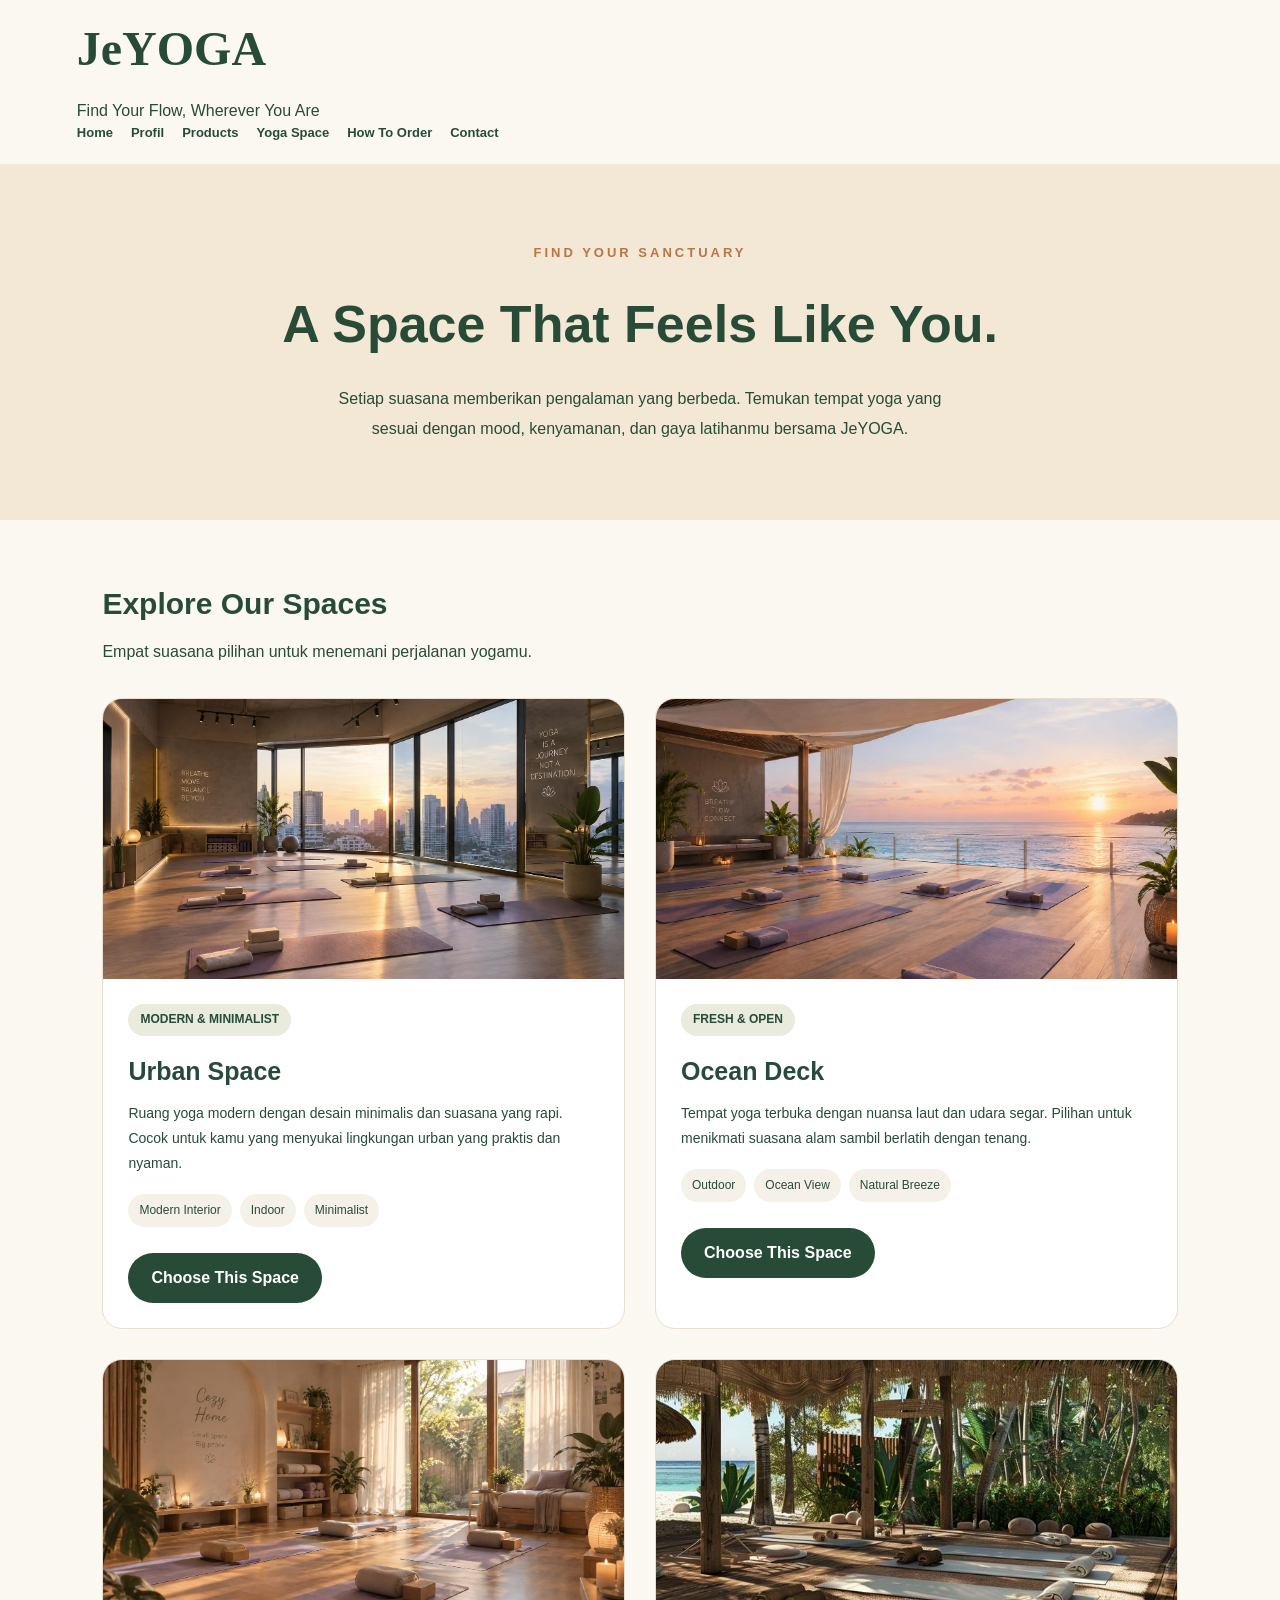
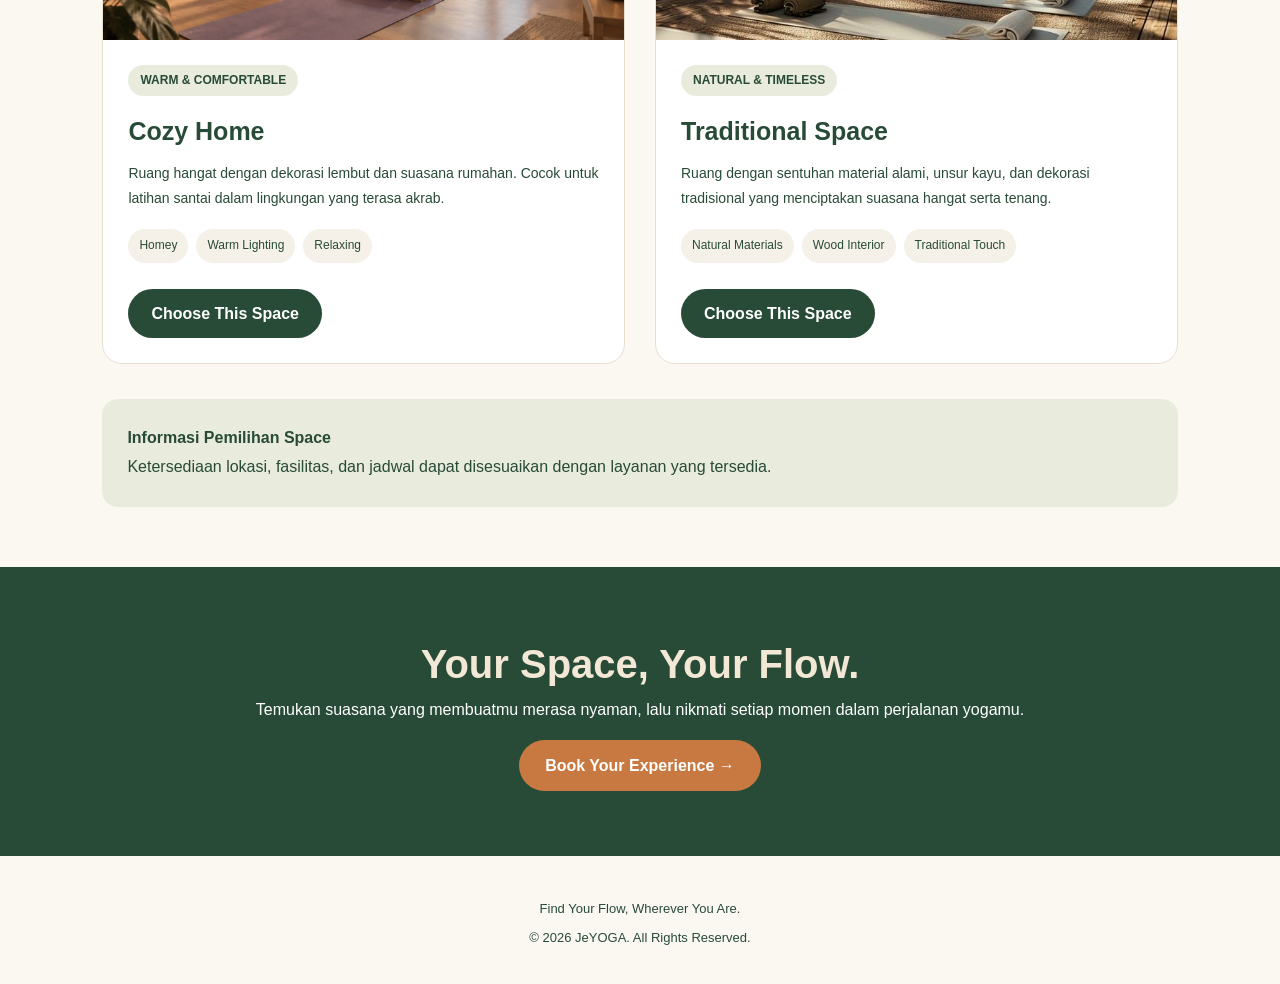
<file: space.html>
<!DOCTYPE html>
<html lang="id">
<head>
    <meta charset="UTF-8">
    <meta name="viewport" content="width=device-width, initial-scale=1.0">
    <title>Yoga Space | JeYOGA</title>
    <link rel="stylesheet" href="style.css">

    <style>
        .space-page {
            background: #FBF8F1;
            color: #284B38;
        }

        .space-hero {
            padding: 75px 8%;
            text-align: center;
            background: #F3E8D5;
        }

        .space-hero span {
            color: #B87545;
            font-size: 13px;
            font-weight: bold;
            letter-spacing: 3px;
        }

        .space-hero h2 {
            font-size: clamp(34px, 5vw, 52px);
            margin: 18px 0;
        }

        .space-hero p {
            max-width: 650px;
            margin: auto;
            line-height: 1.9;
        }

        .space-section {
            padding: 60px 8%;
        }

        .space-heading {
            margin-bottom: 32px;
        }

        .space-heading h2 {
            font-size: 30px;
            margin-bottom: 10px;
        }

        .space-heading p {
            line-height: 1.8;
        }

        .space-grid {
            display: grid;
            grid-template-columns: repeat(2, 1fr);
            gap: 30px;
        }

        .space-card {
            overflow: hidden;
            background: white;
            border-radius: 20px;
            border: 1px solid #E8DFD1;
            transition: 0.3s ease;
        }

        .space-card:hover {
            transform: translateY(-6px);
            box-shadow: 0 12px 28px rgba(40, 75, 56, 0.12);
        }

        .space-image {
            width: 100%;
            height: 280px;
            object-fit: cover;
            display: block;
            background: #E9EBDD;
        }

        .space-info {
            padding: 25px;
        }

        .space-tag {
            display: inline-block;
            padding: 6px 12px;
            border-radius: 20px;
            background: #E9EBDD;
            color: #284B38;
            font-size: 12px;
            font-weight: bold;
        }

        .space-info h3 {
            font-size: 25px;
            margin: 15px 0 10px;
        }

        .space-info p {
            line-height: 1.8;
            font-size: 14px;
        }

        .space-features {
            display: flex;
            flex-wrap: wrap;
            gap: 8px;
            margin: 18px 0;
        }

        .space-features span {
            padding: 7px 11px;
            border-radius: 20px;
            background: #F6F1E8;
            font-size: 12px;
        }

        .space-button {
            display: inline-block;
            margin-top: 8px;
            padding: 12px 23px;
            border-radius: 25px;
            background: #284B38;
            color: white;
            text-decoration: none;
            font-weight: bold;
            transition: 0.3s;
        }

        .space-button:hover {
            background: #C87941;
        }

        .space-note {
            margin-top: 35px;
            padding: 25px;
            border-radius: 16px;
            background: #E9EBDD;
            line-height: 1.8;
        }

        .space-quote {
            padding: 65px 8%;
            background: #284B38;
            color: white;
            text-align: center;
        }

        .space-quote h2 {
            color: #F3E8D5;
            font-size: clamp(28px, 4vw, 40px);
        }

        .space-quote p {
            line-height: 1.8;
        }

        .space-quote a {
            display: inline-block;
            margin-top: 15px;
            padding: 13px 26px;
            border-radius: 30px;
            background: #C87941;
            color: white;
            text-decoration: none;
            font-weight: bold;
        }

        @media (max-width: 750px) {
            .space-grid {
                grid-template-columns: 1fr;
            }

            .space-image {
                height: 240px;
            }

            .space-hero {
                padding: 50px 6%;
            }

            .space-section {
                padding: 45px 6%;
            }
        }
    </style>
</head>

<body class="space-page">

    <header>
        <div class="container">
            <h1>JeYOGA</h1>
            <p>Find Your Flow, Wherever You Are</p>

            <nav>
                <a href="index.html">Home</a>
                <a href="profil.html">Profil</a>
                <a href="products.html">Products</a>
                <a href="space.html">Yoga Space</a>
                <a href="how-to-order.html">How To Order</a>
                               <a href="kontak.html">Contact</a>
            </nav>
        </div>
    </header>

    <main>

        <!-- HERO -->
        <section class="space-hero">
            <span>FIND YOUR SANCTUARY</span>
            <h2>A Space That Feels Like You.</h2>
            <p>
                Setiap suasana memberikan pengalaman yang berbeda.
                Temukan tempat yoga yang sesuai dengan mood,
                kenyamanan, dan gaya latihanmu bersama JeYOGA.
            </p>
        </section>

        <!-- SPACE COLLECTION -->
        <section class="space-section">

            <div class="space-heading">
                <h2>Explore Our Spaces</h2>
                <p>
                    Empat suasana pilihan untuk menemani perjalanan yogamu.
                </p>
            </div>

            <div class="space-grid">

                <!-- URBAN -->
                <div class="space-card">
                    <img
                        src="urban.jpeg"
                        alt="Urban Yoga Space"
                        class="space-image">

                    <div class="space-info">
                        <span class="space-tag">MODERN & MINIMALIST</span>
                        <h3>Urban Space</h3>
                        <p>
                            Ruang yoga modern dengan desain minimalis
                            dan suasana yang rapi. Cocok untuk kamu
                            yang menyukai lingkungan urban yang praktis
                            dan nyaman.
                        </p>

                        <div class="space-features">
                            <span>Modern Interior</span>
                            <span>Indoor</span>
                            <span>Minimalist</span>
                        </div>

                        <a href="how-to-order.html" class="space-button">
                            Choose This Space
                        </a>
                    </div>
                </div>

                <!-- OCEAN DECK -->
                <div class="space-card">
                    <img
                        src="ocean.jpeg"
                        alt="Ocean Deck Yoga Space"
                        class="space-image">

                    <div class="space-info">
                        <span class="space-tag">FRESH & OPEN</span>
                        <h3>Ocean Deck</h3>
                        <p>
                            Tempat yoga terbuka dengan nuansa laut
                            dan udara segar. Pilihan untuk menikmati
                            suasana alam sambil berlatih dengan tenang.
                        </p>

                        <div class="space-features">
                            <span>Outdoor</span>
                            <span>Ocean View</span>
                            <span>Natural Breeze</span>
                        </div>

                        <a href="how-to-order.html" class="space-button">
                            Choose This Space
                        </a>
                    </div>
                </div>

                <!-- COZY HOME -->
                <div class="space-card">
                    <img
                        src="home.jpeg"
                        alt="Cozy Home Yoga Space"
                        class="space-image">

                    <div class="space-info">
                        <span class="space-tag">WARM & COMFORTABLE</span>
                        <h3>Cozy Home</h3>
                        <p>
                            Ruang hangat dengan dekorasi lembut
                            dan suasana rumahan. Cocok untuk latihan
                            santai dalam lingkungan yang terasa akrab.
                        </p>

                        <div class="space-features">
                            <span>Homey</span>
                            <span>Warm Lighting</span>
                            <span>Relaxing</span>
                        </div>

                        <a href="how-to-order.html" class="space-button">
                            Choose This Space
                        </a>
                    </div>
                </div>

                <!-- TRADITIONAL -->
                <div class="space-card">
                    <img
                        src="tradisi.jpeg"
                        alt="Traditional Yoga Space"
                        class="space-image">

                    <div class="space-info">
                        <span class="space-tag">NATURAL & TIMELESS</span>
                        <h3>Traditional Space</h3>
                        <p>
                            Ruang dengan sentuhan material alami,
                            unsur kayu, dan dekorasi tradisional
                            yang menciptakan suasana hangat serta tenang.
                        </p>

                        <div class="space-features">
                            <span>Natural Materials</span>
                            <span>Wood Interior</span>
                            <span>Traditional Touch</span>
                        </div>

                        <a href="how-to-order.html" class="space-button">
                            Choose This Space
                        </a>
                    </div>
                </div>

            </div>

            <div class="space-note">
                <strong>Informasi Pemilihan Space</strong><br>
               Ketersediaan lokasi, fasilitas, dan
                jadwal dapat disesuaikan dengan layanan yang tersedia.
            </div>

        </section>

        <!-- CLOSING -->
        <section class="space-quote">
            <h2>Your Space, Your Flow.</h2>
            <p>
                Temukan suasana yang membuatmu merasa nyaman,
                lalu nikmati setiap momen dalam perjalanan yogamu.
            </p>
            <a href="how-to-order.html">Book Your Experience →</a>
        </section>

    </main>

    <footer>
        <p>Find Your Flow, Wherever You Are.</p>
        <p>&copy; 2026 JeYOGA. All Rights Reserved.</p>
    </footer>

</body>
</html>
</file>
<file: style.css>
* {
    margin: 0;
    padding: 0;
    box-sizing: border-box;
}

body {
    font-family: Arial, sans-serif;
    background-color: #FBF8F1;
    color: #284B38;
    line-height: 1.6;
}

header {
    display: flex;
    justify-content: space-between;
    align-items: center;
    padding: 20px 6%;
    background-color: #FBF8F1;
}

.logo {
    font-family: Georgia, serif;
    font-size: 30px;
    color: #284B38;
}

.logo span {
    color: #C87941;
}

nav {
    display: flex;
    flex-wrap: wrap;
    gap: 18px;
}

nav a {
    text-decoration: none;
    color: #284B38;
    font-size: 13px;
    font-weight: bold;
}

nav a:hover {
    color: #C87941;
}

.hero {
    display: flex;
    align-items: center;
    justify-content: space-between;
    gap: 40px;
    padding: 70px 8%;
    background-color: #F3E8D5;
}

.hero-text {
    flex: 1;
}

.subtitle {
    color: #C87941;
    font-size: 13px;
    font-weight: bold;
    letter-spacing: 3px;
    margin-bottom: 15px;
}

h1 {
    font-family: Georgia, serif;
    font-size: 48px;
    line-height: 1.2;
    margin-bottom: 20px;
}

h1 span {
    color: #C87941;
    font-style: italic;
}

.hero-text p {
    margin-bottom: 20px;
}

.hero-image {
    flex: 1;
}

.hero-image img {
    width: 100%;
    height: 420px;
    object-fit: cover;
    border-radius: 180px 180px 10px 10px;
}

.button {
    display: inline-block;
    background-color: #284B38;
    color: white;
    text-decoration: none;
    padding: 12px 20px;
    margin: 5px 5px 5px 0;
    border-radius: 4px;
}

.button:hover {
    background-color: #C87941;
}

.button-outline {
    background-color: transparent;
    color: #284B38;
    border: 1px solid #284B38;
}

.section {
    padding: 70px 8%;
    text-align: center;
}

.section h2 {
    font-family: Georgia, serif;
    font-size: 36px;
    margin-bottom: 15px;
}

.section > p:not(.subtitle) {
    max-width: 650px;
    margin: 0 auto 25px;
}

.cards {
    display: flex;
    gap: 20px;
    margin-top: 35px;
}

.card {
    flex: 1;
    padding: 30px;
    text-align: left;
    background-color: #FFFFFF;
    border: 1px solid #B8B88A;
}

.card h3 {
    margin-bottom: 12px;
}

.card p {
    margin-bottom: 15px;
}

.card a {
    color: #C87941;
    font-weight: bold;
    text-decoration: none;
}

.quote {
    text-align: center;
    padding: 70px 20px;
    background-color: #284B38;
    color: #FBF8F1;
}

.quote h2 {
    font-family: Georgia, serif;
    font-size: 38px;
    margin-bottom: 15px;
}

.quote p {
    margin-bottom: 20px;
}

footer {
    text-align: center;
    padding: 35px 20px;
}

footer p {
    margin-top: 8px;
    font-size: 13px;
}

@media screen and (max-width: 900px) {
    header {
        flex-direction: column;
        gap: 15px;
    }

    nav {
        justify-content: center;
    }

    .hero {
        flex-direction: column;
    }

    .hero-image img {
        height: 320px;
    }

    .cards {
        flex-direction: column;
    }

    h1 {
        font-size: 38px;
    }
}
</file>
